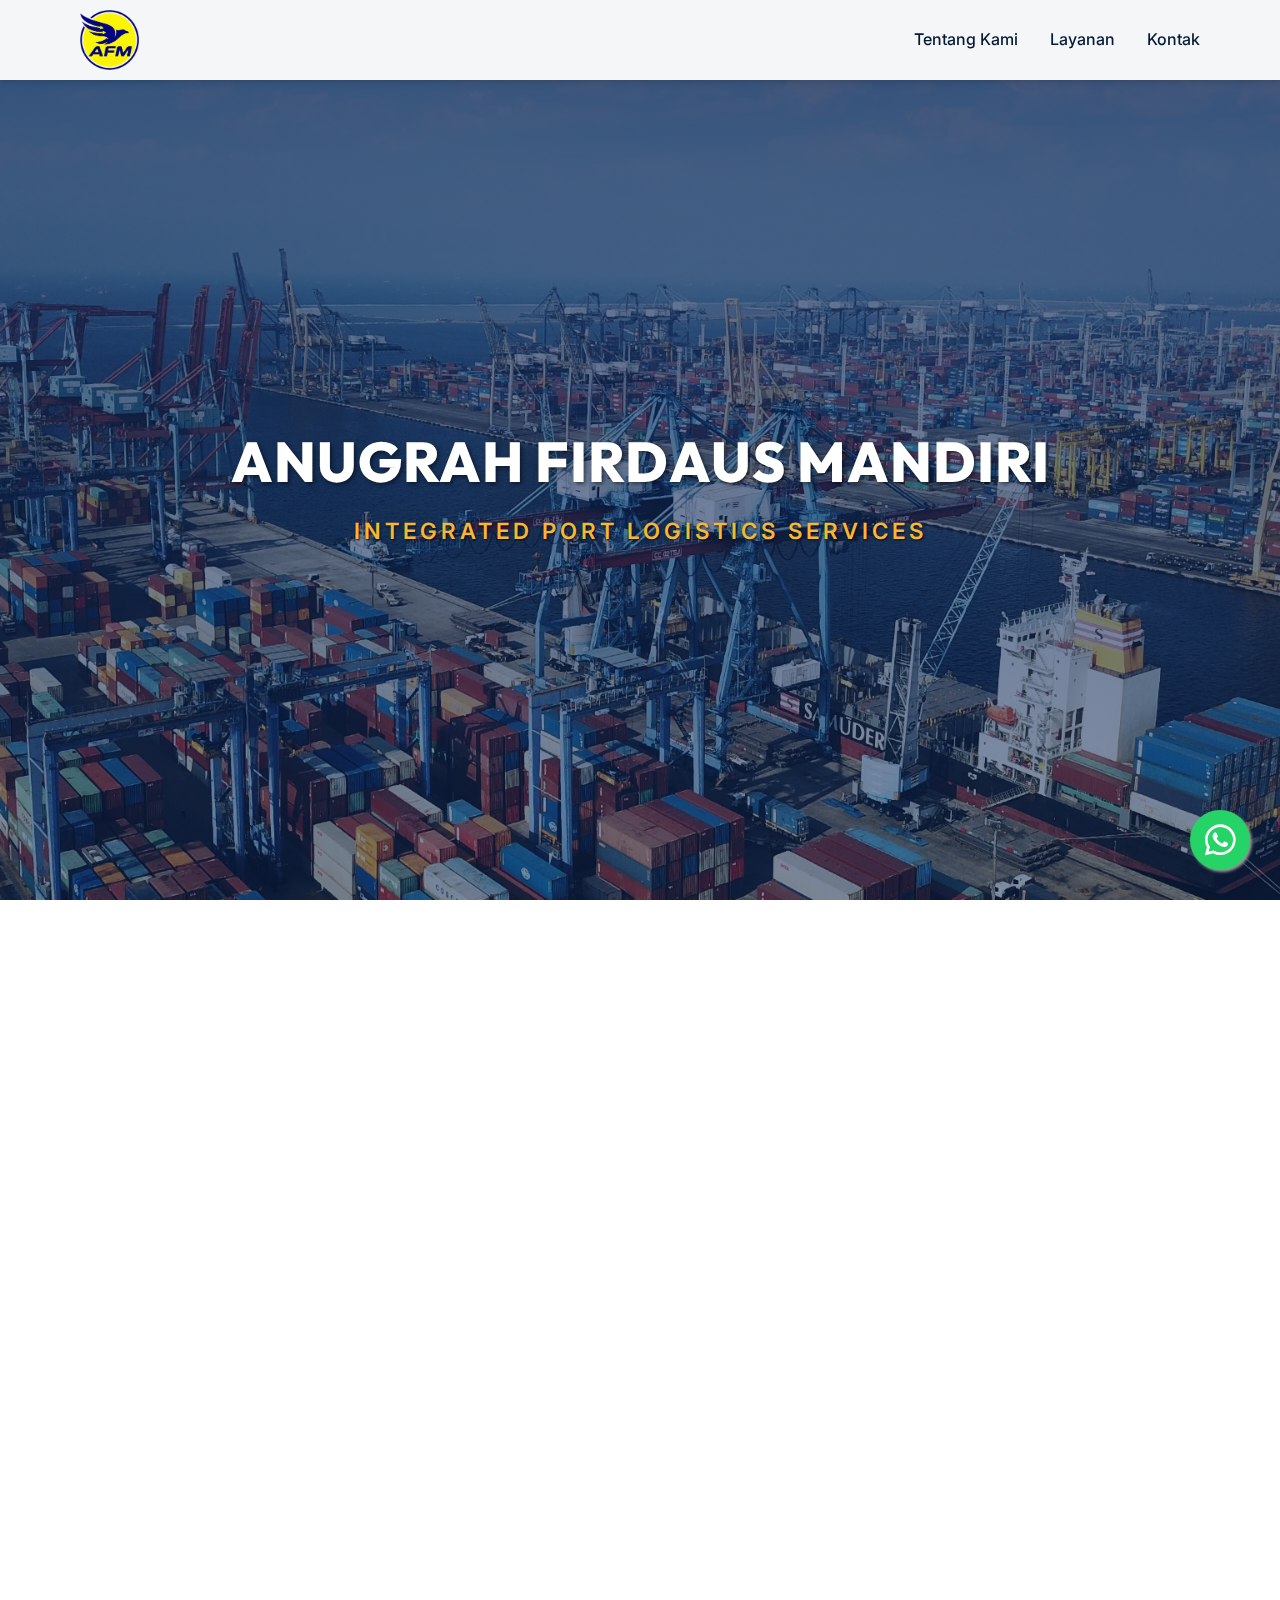
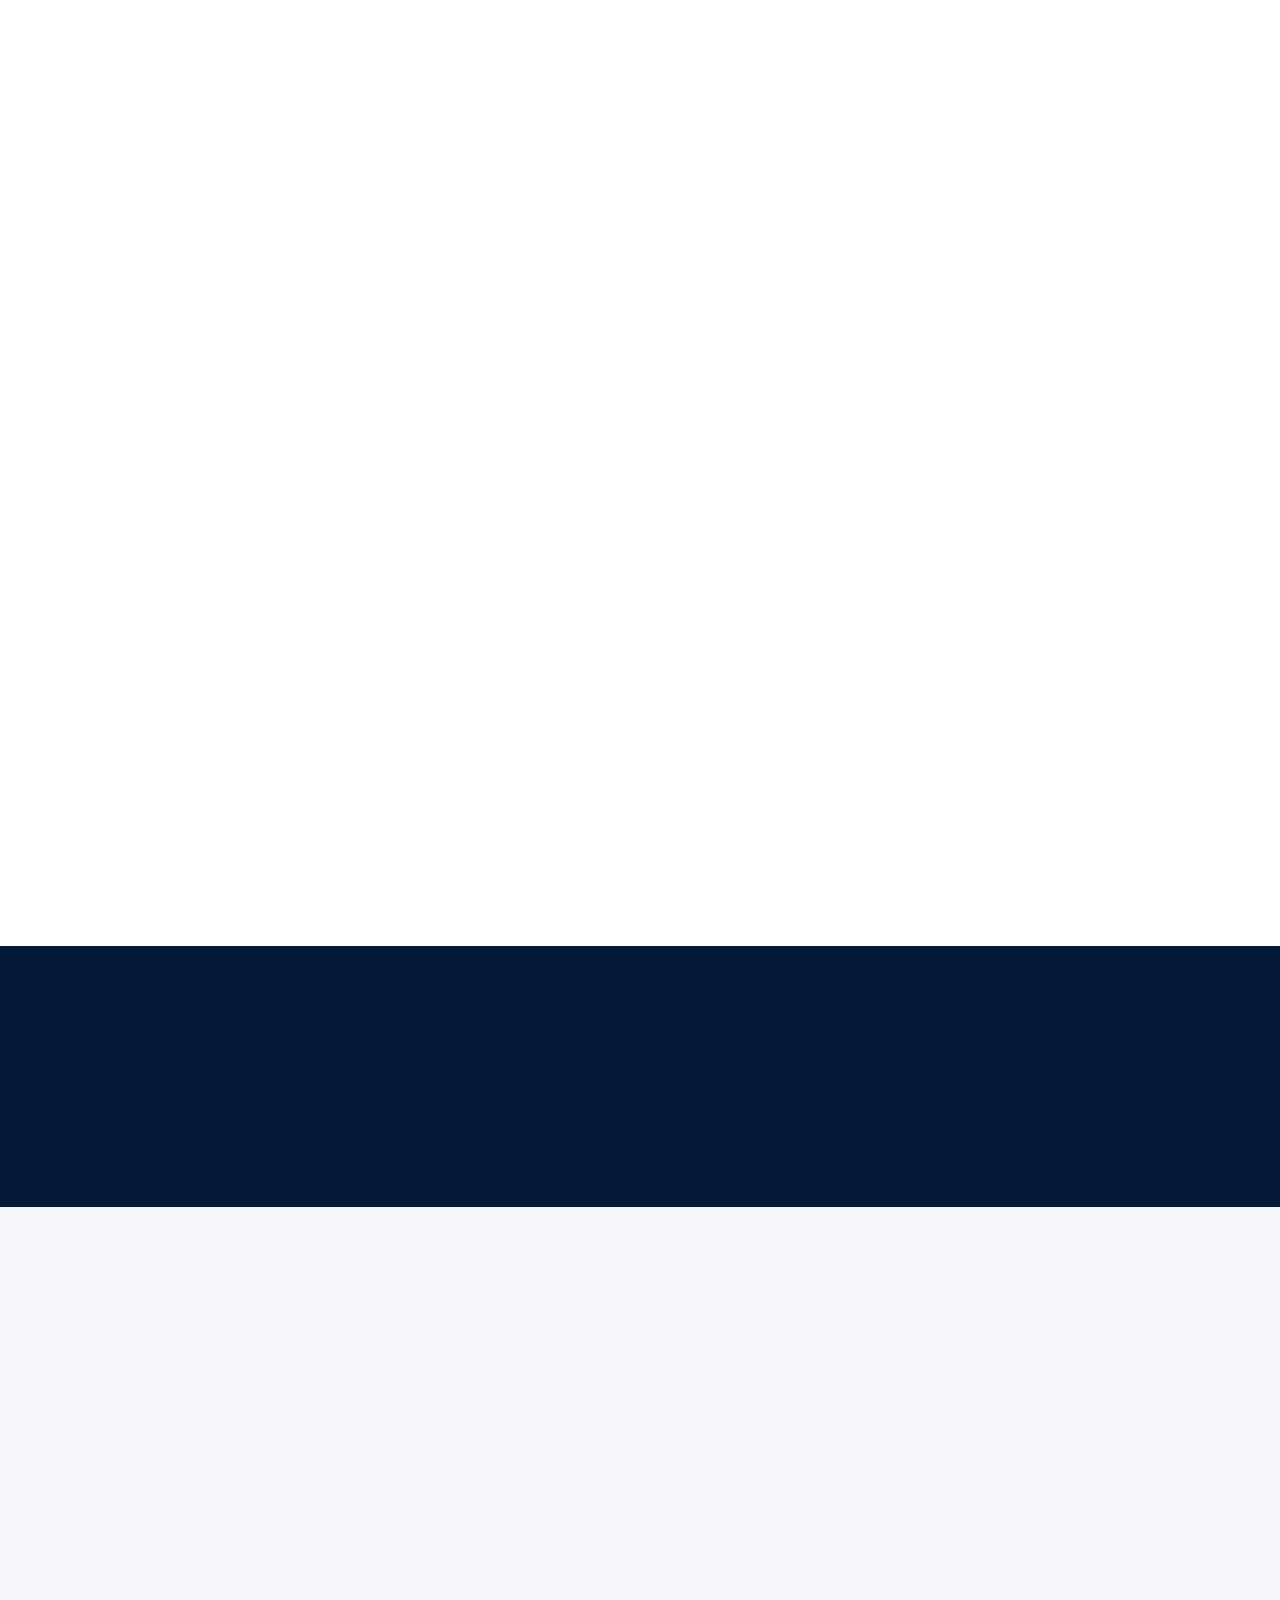
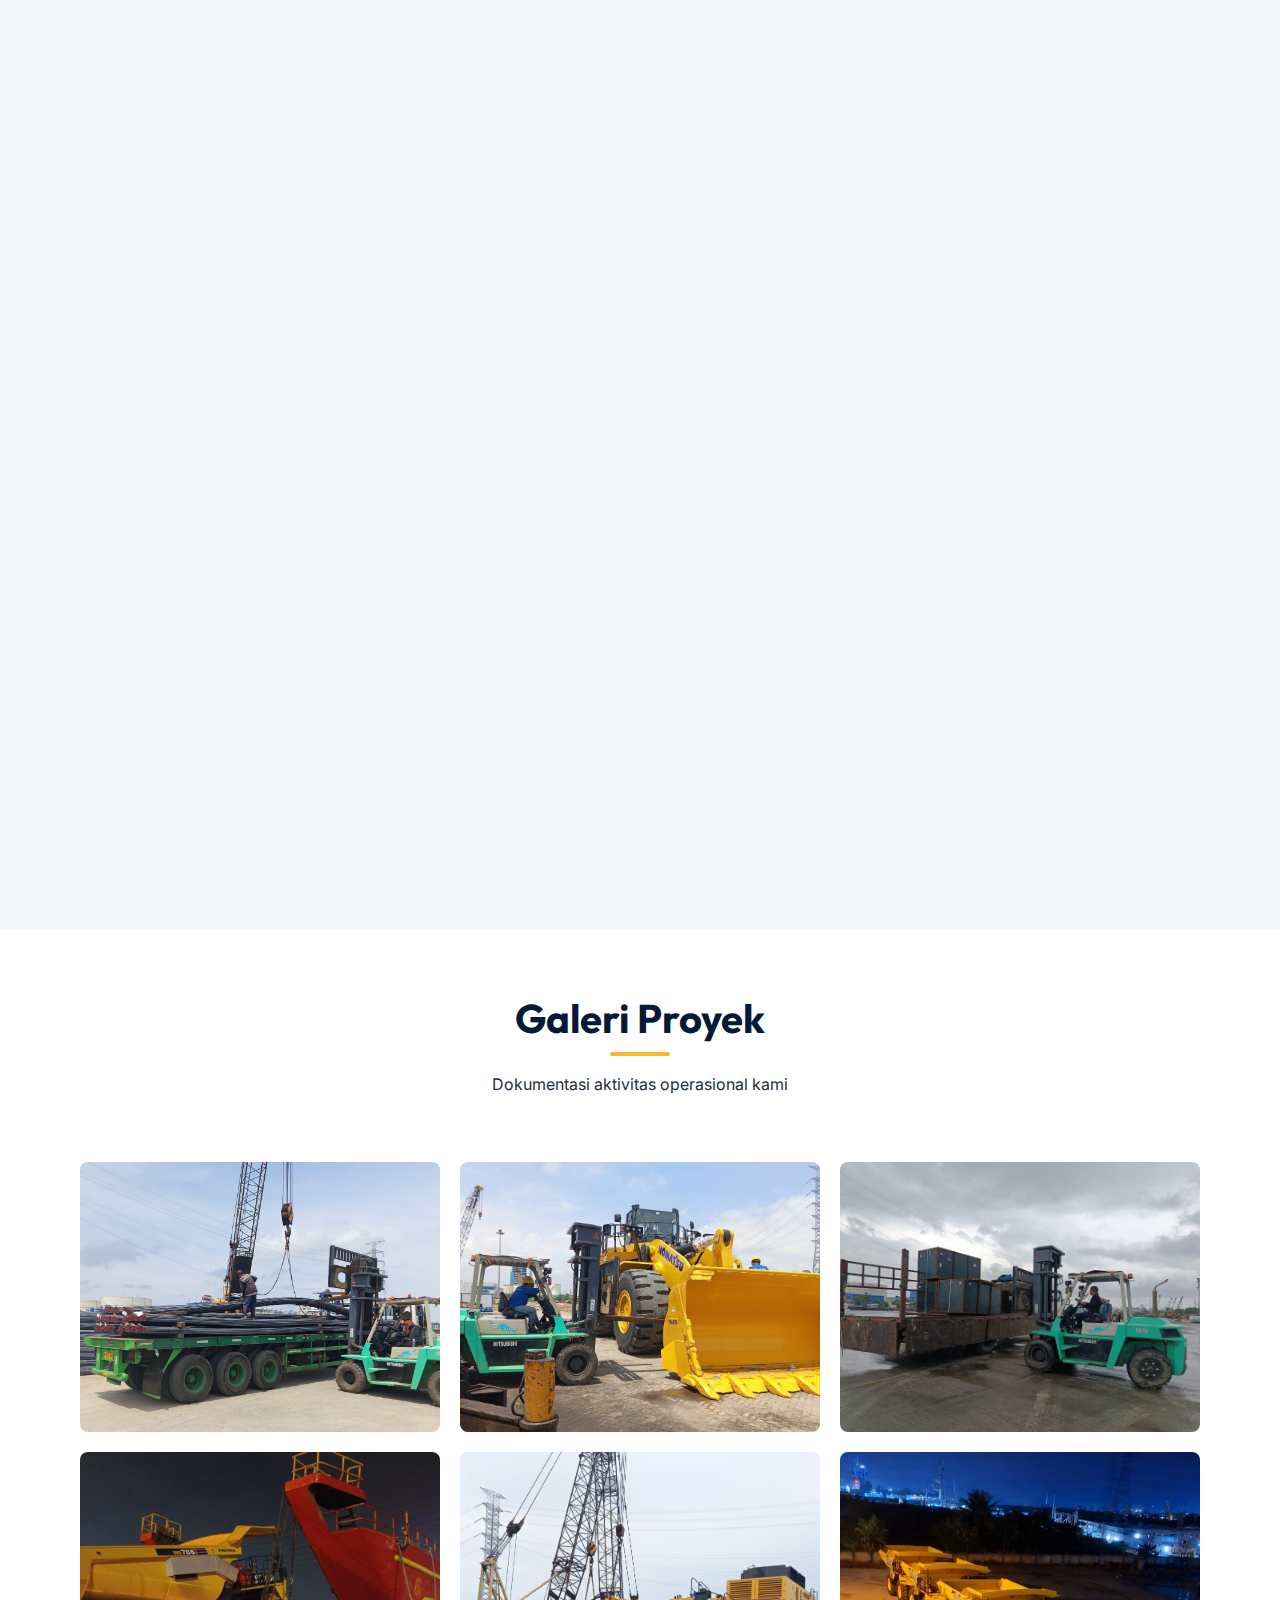
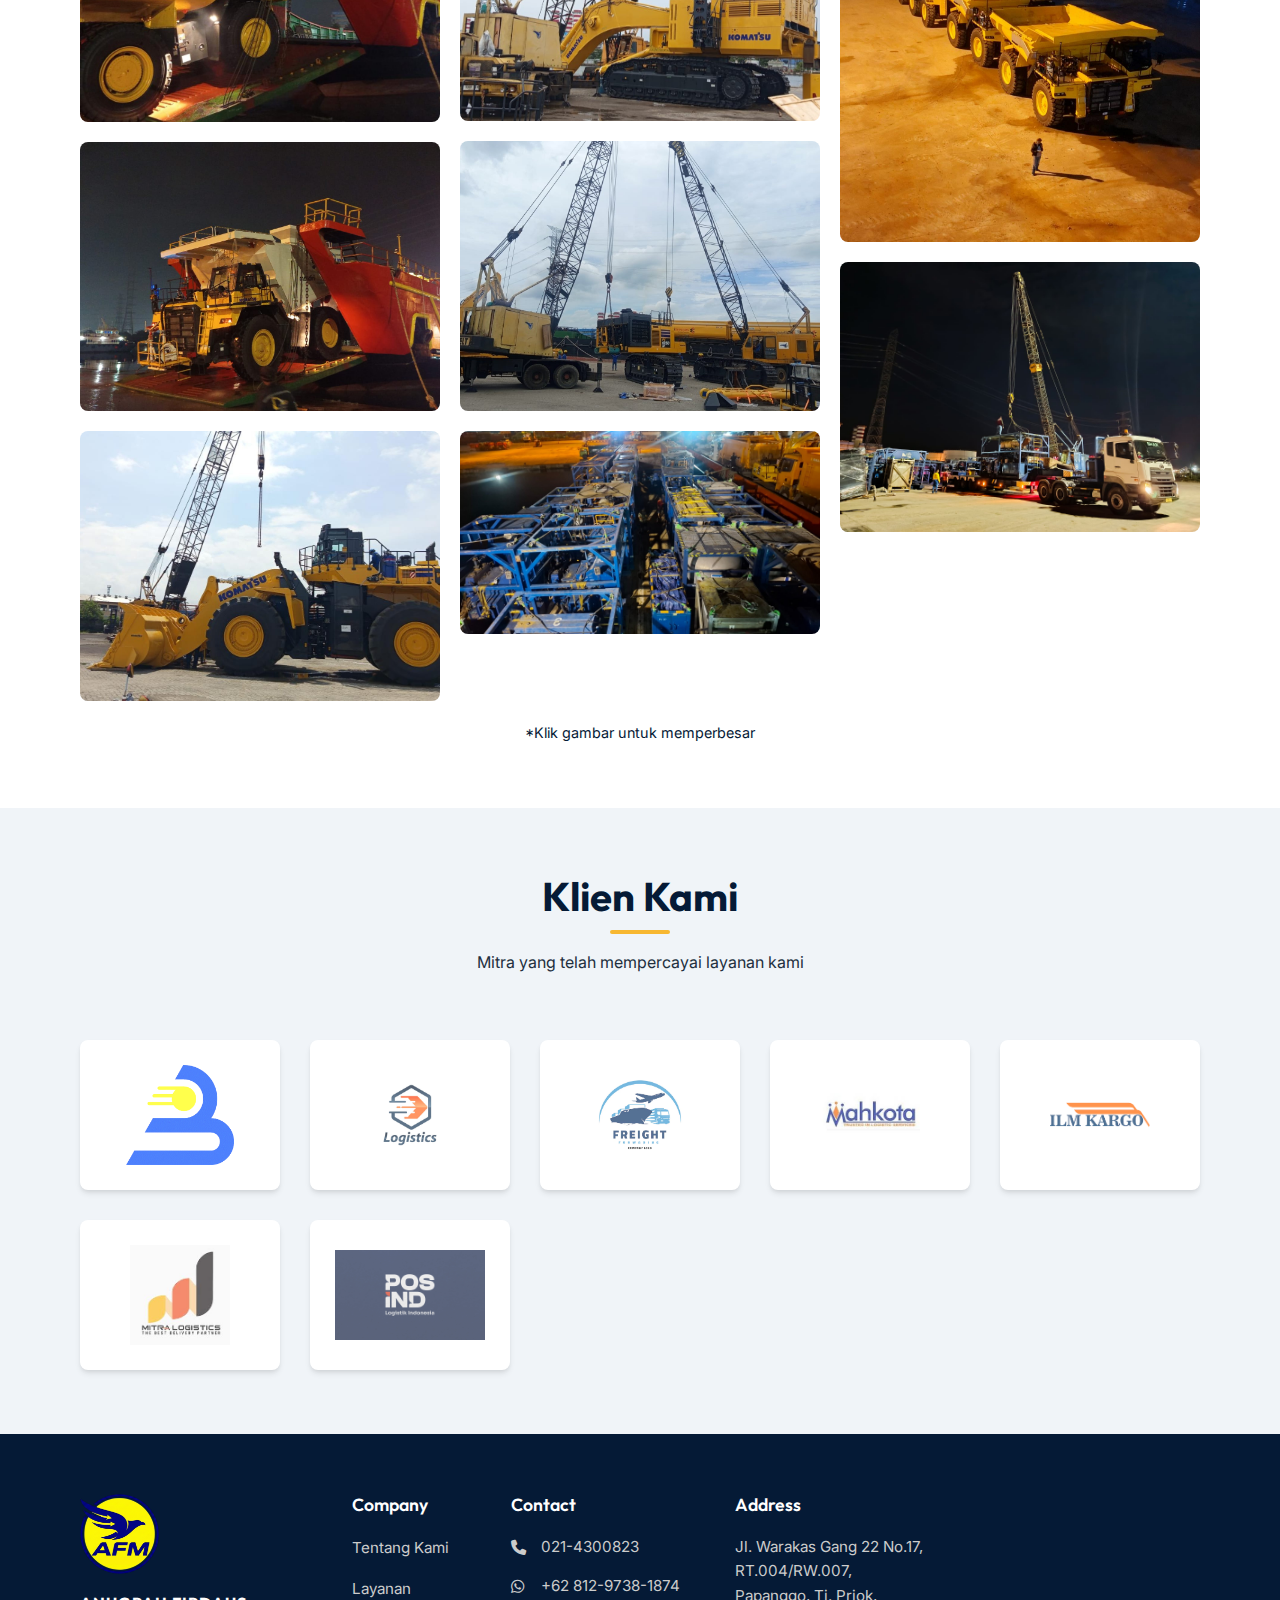
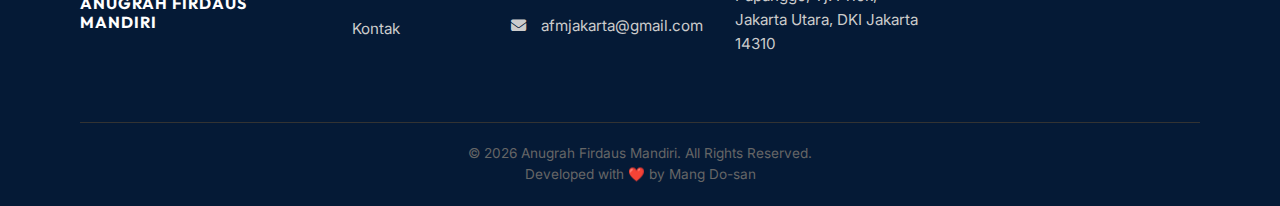
<file: index.html>
<!DOCTYPE html>
<html lang="id">

<head>
    <meta charset="UTF-8">
    <meta name="viewport" content="width=device-width, initial-scale=1.0">
    <title>Anugrah Firdaus Mandiri - Solusi Logistik Terpercaya</title>

    <meta name="description"
        content="Anugrah Firdaus Mandiri (AFM) - Penyedia jasa Stevedoring, Trucking, dan Storage terpercaya di Jakarta Utara.">

    <!-- Fonts -->
    <link rel="preconnect" href="https://fonts.googleapis.com">
    <link rel="preconnect" href="https://fonts.gstatic.com" crossorigin>
    <link
        href="https://fonts.googleapis.com/css2?family=Inter:wght@400;500;600&family=Outfit:wght@500;700;800&display=swap"
        rel="stylesheet">

    <!-- Icons -->
    <link rel="stylesheet" href="https://cdnjs.cloudflare.com/ajax/libs/font-awesome/6.4.0/css/all.min.css">

    <!-- CSS -->
    <link rel="stylesheet" href="assets/css/style.css">
    <link rel="icon" href="assets/images/LOGO-AFM.png" type="image/png">

    <style>
        /* Smooth Scrolling */
        html {
            scroll-behavior: smooth;
            scroll-padding-top: 80px;
            /* Offset for sticky header */
        }

        /* Gallery Styles specific to Landing Page */
        .gallery-grid {
            column-count: 3;
            column-gap: 20px;
        }

        .gallery-item {
            margin-bottom: 20px;
            break-inside: avoid;
            position: relative;
            cursor: pointer;
            overflow: hidden;
            border-radius: var(--border-radius-md);
        }

        .gallery-item img {
            width: 100%;
            height: auto;
            display: block;
            transition: transform 0.3s ease;
        }

        .gallery-item:hover img {
            transform: scale(1.05);
        }

        /* Contact specific overrides */
        .contact-card {
            background: white;
            padding: 30px;
            border-radius: var(--border-radius-md);
            box-shadow: var(--shadow-soft);
            height: 100%;
        }

        .form-control {
            width: 100%;
            padding: 12px;
            border: 1px solid #ddd;
            border-radius: var(--border-radius-sm);
            margin-bottom: 15px;
        }

        iframe {
            width: 100%;
            height: 400px;
            border: 0;
            border-radius: var(--border-radius-md);
            margin-top: 30px;
        }

        /* Lightbox */
        .lightbox {
            display: none;
            position: fixed;
            z-index: 2000;
            padding-top: 50px;
            left: 0;
            top: 0;
            width: 100%;
            height: 100%;
            overflow: auto;
            background-color: rgba(0, 0, 0, 0.9);
        }

        .lightbox-content {
            margin: auto;
            display: block;
            max-width: 90%;
            max-height: 85vh;
            border-radius: 5px;
        }

        .lightbox-close {
            position: absolute;
            top: 15px;
            right: 35px;
            color: #f1f1f1;
            font-size: 40px;
            font-weight: bold;
            cursor: pointer;
        }

        @media (max-width: 768px) {
            .gallery-grid {
                column-count: 2;
            }
        }

        @media (max-width: 480px) {
            .gallery-grid {
                column-count: 1;
            }
        }

        /* Client Logo Styles */
        .client-logo-container {
            display: flex;
            justify-content: center;
            align-items: center;
            padding: 20px;
            background: white;
            border-radius: var(--border-radius-md);
            box-shadow: var(--shadow-soft);
            height: 150px;
            width: 100%;
            transition: transform 0.3s ease;
        }

        .client-logo-container:hover {
            transform: translateY(-5px);
        }

        .client-logo {
            max-width: 100%;
            max-height: 100px;
            object-fit: contain;
            /* filter: grayscale(100%); REMOVED for color logos */
            transition: filter 0.3s ease;
        }

        .client-logo-container:hover .client-logo {
            filter: grayscale(0%);
        }
    </style>
</head>

<body id="home">

    <!-- Header -->
    <header class="header">
        <div class="container navbar">
            <div class="logo">
                <!-- Logo scrolls to top -->
                <a href="#home">
                    <!-- Increased logo height from default style -->
                    <img src="assets/images/LOGO-AFM.png" alt="Logo Anugrah Firdaus Mandiri" style="height: 60px;">
                </a>
            </div>
            <nav>
                <ul class="nav-links" id="navLinks">
                    <li><a href="about.html">Tentang Kami</a></li>
                    <li><a href="services.html">Layanan</a></li>
                    <li><a href="contact.html">Kontak</a></li>
                </ul>
            </nav>
            <div class="mobile-menu-btn" id="mobileMenuBtn">
                <i class="fas fa-bars"></i>
            </div>
        </div>
    </header>

    <!-- Hero Section -->
    <section class="hero">
        <div class="container hero-content fade-in-up">
            <!-- Updated Hero: Brand Name & Subtitle -->
            <h1>ANUGRAH FIRDAUS MANDIRI</h1>
            <span class="hero-subtitle">INTEGRATED PORT LOGISTICS SERVICES</span>
        </div>
    </section>

    <!-- WhatsApp Floating Button -->
    <a href="https://wa.me/6281297381874?text=Dear%20AFM%20Team%2C%0A%0ASaya%20tertarik%20untuk%20mengetahui%20lebih%20lanjut%20mengenai%20layanan%20port%20logistics%20(Stevedoring%2C%20Trucking%2C%20Storage%2C%20Assembly)%20yang%20Anda%20tawarkan.%0A%0AMohon%20informasinya.%0ATerima%20kasih."
        target="_blank" class="whatsapp-float">
        <i class="fab fa-whatsapp"></i>
    </a>

    <!-- Why Choose Us -->
    <section class="features">
        <div class="container">
            <div class="section-header fade-in-up">
                <h2>Our Service Commitment</h2>
                <p>Mendukung kelancaran bisnis Anda dengan integritas, efisiensi, dan standar global</p>
            </div>
            <div class="features-grid">
                <div class="feature-card tilt-hover fade-in-up stagger-1">
                    <div class="feature-icon"><i class="fas fa-ship"></i></div>
                    <h3>Operational Excellence</h3>
                    <p>Meminimalkan port stay melalui integrated cargo handling planning dan koordinasi operasional yang
                        presisi.</p>
                </div>
                <div class="feature-card tilt-hover fade-in-up stagger-2">
                    <div class="feature-icon"><i class="fas fa-hard-hat"></i></div>
                    <h3>Safety First — Zero Accident</h3>
                    <p>Menerapkan standar Keselamatan dan Kesehatan Kerja (K3) tertinggi sesuai regulasi DJPL dalam
                        setiap aktivitas port logistics.</p>
                </div>
                <div class="feature-card tilt-hover fade-in-up stagger-3">
                    <div class="feature-icon"><i class="fas fa-handshake"></i></div>
                    <h3>Trusted Partnership</h3>
                    <p>Building long-term partnership melalui transparansi, akuntabilitas, dan konsistensi layanan
                        supply chain yang terintegrasi.</p>
                </div>
                <div class="feature-card tilt-hover fade-in-up stagger-4">
                    <div class="feature-icon"><i class="fas fa-globe-asia"></i></div>
                    <h3>End-to-End Solutions</h3>
                    <p>Solusi logistik menyeluruh — dari vessel berthing, cargo handling, assembly, hingga inland
                        distribution ke seluruh Indonesia.</p>
                </div>
            </div>
        </div>
    </section>

    <!-- ABOUT SECTION (Merged) -->
    <section id="about" class="services-preview" style="background-color: var(--bg-light);">
        <div class="container">
            <div class="section-header fade-in-up">
                <h2>Tentang Kami</h2>
                <p>Mitra Strategis Logistik Pelabuhan</p>
            </div>

            <!-- Profile & Vision -->
            <div class="about-grid fade-in-up">
                <div class="about-image">
                    <img src="assets/images/image-1.jpeg" alt="AFM Team">
                </div>
                <div class="about-text">
                    <h3>Dedikasi Untuk Keunggulan</h3>
                    <p>Anugrah Firdaus Mandiri (AFM) hadir sebagai solusi komprehensif
                        untuk kebutuhan Stevedoring, Cargodoring, dan Delivery di pelabuhan. Kami memahami betapa
                        pentingnya ketepatan waktu dalam rantai pasok industri.</p>
                    <p>Didukung oleh tim manajemen yang solid dan tenaga kerja bongkar muat (TKBM) yang terampil, kami
                        menjamin kelancaran arus barang dari dermaga hingga ke gudang pemilik barang.</p>

                    <div class="btn-group">
                        <a href="about.html" class="btn btn-primary">Selengkapnya Tentang Kami</a>
                    </div>
                </div>
            </div>
        </div>
    </section>

    <!-- Stats -->
    <section class="stats">
        <div class="container stats-grid">
            <div class="stat-item fade-in-up stagger-1">
                <div class="stat-number">15+</div>
                <div class="stat-label">Years of Experience</div>
            </div>
            <div class="stat-item fade-in-up stagger-2">
                <div class="stat-number">500+</div>
                <div class="stat-label">Annual Ships Handled</div>
            </div>
            <div class="stat-item fade-in-up stagger-3">
                <div class="stat-number">2M+</div>
                <div class="stat-label">Annual Cargo Handled (Tons)</div>
            </div>
            <div class="stat-item fade-in-up stagger-4">
                <div class="stat-number">5000+</div>
                <div class="stat-label">Heavy Equipment Handled (Units/Year)</div>
            </div>
        </div>
    </section>

    <!-- SERVICES SECTION (Merged) -->
    <section id="services" class="services-preview" style="background-color: var(--bg-off-white);">
        <div class="container">
            <div class="section-header fade-in-up">
                <h2>Our Services</h2>
                <p>Comprehensive port logistics solutions — from vessel to final destination</p>
            </div>

            <div class="features-grid">
                <!-- Stevedoring -->
                <div class="service-card tilt-hover fade-in-up stagger-1">
                    <img src="assets/images/image-7.jpeg" alt="Stevedoring - Port Cargo Handling Indonesia"
                        class="service-card-img">
                    <div class="service-content">
                        <h3><i class="fas fa-ship"
                                style="color:var(--secondary-color); margin-right:10px;"></i>Stevedoring</h3>
                        <p>Layanan bongkar muat kapal profesional — curah kering/cair, breakbulk, dan general cargo —
                            dengan peralatan modern dan certified crew.</p>
                        <ul style="margin-top: 15px; list-style: none; font-size: 0.9rem; color: #666;">
                            <li><i class="fas fa-check-circle" style="color: green; margin-right: 5px;"></i>Direct
                                Berthing & Fast Port Turnaround</li>
                            <li><i class="fas fa-check-circle" style="color: green; margin-right: 5px;"></i>HSE
                                Compliance & Zero Accident Policy</li>
                        </ul>
                    </div>
                </div>

                <!-- Trucking -->
                <div class="service-card tilt-hover fade-in-up stagger-2">
                    <img src="assets/images/image-1.jpeg" alt="Trucking - Inland Distribution Logistics"
                        class="service-card-img">
                    <div class="service-content">
                        <h3><i class="fas fa-truck-moving"
                                style="color:var(--secondary-color); margin-right:10px;"></i>Trucking</h3>
                        <p>Armada transportasi darat yang handal untuk last mile delivery — dari pelabuhan langsung ke
                            warehouse atau pabrik tujuan.</p>
                        <ul style="margin-top: 15px; list-style: none; font-size: 0.9rem; color: #666;">
                            <li><i class="fas fa-check-circle" style="color: green; margin-right: 5px;"></i>Armada Dump
                                Truck & Trailer Prima</li>
                            <li><i class="fas fa-check-circle" style="color: green; margin-right: 5px;"></i>Real-Time
                                GPS Tracking</li>
                        </ul>
                    </div>
                </div>

                <!-- Storage -->
                <div class="service-card tilt-hover fade-in-up stagger-3">
                    <img src="assets/images/image-8.jpeg" alt="Storage - Warehouse & Open Yard Logistics"
                        class="service-card-img">
                    <div class="service-content">
                        <h3><i class="fas fa-warehouse"
                                style="color:var(--secondary-color); margin-right:10px;"></i>Storage</h3>
                        <p>Fasilitas pergudangan dan open yard strategis di area pelabuhan — aman, tertata, dan ideal
                            untuk cargo transit maupun long-term storage.</p>
                        <ul style="margin-top: 15px; list-style: none; font-size: 0.9rem; color: #666;">
                            <li><i class="fas fa-check-circle" style="color: green; margin-right: 5px;"></i>24/7
                                Security Surveillance</li>
                            <li><i class="fas fa-check-circle" style="color: green; margin-right: 5px;"></i>Systematic
                                Inventory Management</li>
                        </ul>
                    </div>
                </div>

                <!-- Assembly -->
                <div class="service-card tilt-hover fade-in-up stagger-4">
                    <img src="assets/images/image-4.jpeg" alt="Assembly - Heavy Equipment Kitting & Pre-Assembly"
                        class="service-card-img">
                    <div class="service-content">
                        <h3><i class="fas fa-gears"
                                style="color:var(--secondary-color); margin-right:10px;"></i>Assembly</h3>
                        <p>Layanan perakitan komponen (pre-assembly) dan kitting di area pelabuhan untuk heavy
                            equipment, industrial machinery, dan project cargo.</p>
                        <ul style="margin-top: 15px; list-style: none; font-size: 0.9rem; color: #666;">
                            <li><i class="fas fa-check-circle" style="color: green; margin-right: 5px;"></i>Certified
                                Technician Team</li>
                            <li><i class="fas fa-check-circle" style="color: green; margin-right: 5px;"></i>Quality
                                Assurance & Commissioning</li>
                        </ul>
                    </div>
                </div>
            </div>
        </div>
    </section>

    <!-- PROJECTS/GALLERY SECTION -->
    <section id="projects" class="features" style="background-color: var(--bg-light);">
        <div class="container">
            <div class="section-header">
                <h2>Galeri Proyek</h2>
                <p>Dokumentasi aktivitas operasional kami</p>
            </div>

            <div class="gallery-grid">
                <div class="gallery-item"><img src="assets/images/image-1.jpeg" alt="Project"
                        onclick="openLightbox(this)"></div>
                <div class="gallery-item"><img src="assets/images/image-2.jpeg" alt="Project"
                        onclick="openLightbox(this)"></div>
                <div class="gallery-item"><img src="assets/images/image-3.jpeg" alt="Project"
                        onclick="openLightbox(this)"></div>
                <div class="gallery-item"><img src="assets/images/image-4.jpeg" alt="Project"
                        onclick="openLightbox(this)"></div>
                <div class="gallery-item"><img src="assets/images/image-5.jpeg" alt="Project"
                        onclick="openLightbox(this)"></div>
                <div class="gallery-item"><img src="assets/images/image-6.jpeg" alt="Project"
                        onclick="openLightbox(this)"></div>
                <div class="gallery-item"><img src="assets/images/image-7.jpeg" alt="Project"
                        onclick="openLightbox(this)"></div>
                <div class="gallery-item"><img src="assets/images/image-8.jpeg" alt="Project"
                        onclick="openLightbox(this)"></div>
                <div class="gallery-item"><img src="assets/images/image-9.jpeg" alt="Project"
                        onclick="openLightbox(this)"></div>
                <div class="gallery-item"><img src="assets/images/image-10.jpeg" alt="Project"
                        onclick="openLightbox(this)"></div>
                <div class="gallery-item"><img src="assets/images/image-11.jpeg" alt="Project"
                        onclick="openLightbox(this)"></div>
            </div>
            <div class="text-center" style="margin-top: 20px;">
                <p class="text-primary" style="font-size: 0.9rem;">*Klik gambar untuk memperbesar</p>
            </div>
        </div>
    </section>

    <!-- CLIENTS SECTION -->
    <section id="clients" class="features" style="background-color: #f0f4f8;">
        <div class="container">
            <div class="section-header">
                <h2>Klien Kami</h2>
                <p>Mitra yang telah mempercayai layanan kami</p>
            </div>

            <div class="features-grid client-grid">
                <!-- Klien 1 -->
                <div class="client-logo-container">
                    <img src="assets/images/LOGO-KLIEN-1.png" alt="Klien 1" class="client-logo">
                </div>
                <!-- Klien 2 -->
                <div class="client-logo-container">
                    <img src="assets/images/LOGO-KLIEN-2.jpg" alt="Klien 2" class="client-logo">
                </div>
                <!-- Klien 3 -->
                <div class="client-logo-container">
                    <img src="assets/images/LOGO-KLIEN-3.jpg" alt="Klien 3" class="client-logo">
                </div>
                <!-- Klien 4 -->
                <div class="client-logo-container">
                    <img src="assets/images/LOGO-KLIEN-4.jpg" alt="Klien 4" class="client-logo">
                </div>
                <!-- Klien 5 -->
                <div class="client-logo-container">
                    <img src="assets/images/LOGO-KLIEN-5.png" alt="Klien 5" class="client-logo">
                </div>
                <!-- Klien 6 -->
                <div class="client-logo-container">
                    <img src="assets/images/LOGO-KLIEN-6.jpg" alt="Klien 6" class="client-logo">
                </div>
                <!-- Klien 7 -->
                <div class="client-logo-container">
                    <img src="assets/images/LOGO-KLIEN-7.jpg" alt="Klien 7" class="client-logo">
                </div>
            </div>
        </div>
    </section>

    <!-- Footer -->
    <footer>
        <div class="container">
            <div class="footer-grid">
                <!-- Col 1: Logo & Name -->
                <div class="footer-col logo-col">
                    <img src="assets/images/LOGO-AFM.png" alt="AFM Logo" style="height: 80px; margin-bottom: 20px;">
                    <h3>ANUGRAH FIRDAUS MANDIRI</h3>
                </div>

                <!-- Col 2: Company -->
                <div class="footer-col">
                    <h4>Company</h4>
                    <ul>
                        <li><a href="about.html">Tentang Kami</a></li>
                        <li><a href="services.html">Layanan</a></li>
                        <li><a href="contact.html">Kontak</a></li>
                    </ul>
                </div>

                <!-- Col 3: Contact -->
                <div class="footer-col">
                    <h4>Contact</h4>
                    <div class="contact-row">
                        <i class="fas fa-phone"></i>
                        <span>021-4300823</span>
                    </div>
                    <div class="contact-row">
                        <i class="fab fa-whatsapp"></i>
                        <span>+62 812-9738-1874</span>
                    </div>
                    <div class="contact-row">
                        <i class="fas fa-envelope"></i>
                        <span>afmjakarta@gmail.com</span>
                    </div>
                </div>

                <!-- Col 4: Address -->
                <div class="footer-col">
                    <h4>Address</h4>
                    <p>Jl. Warakas Gang 22 No.17, RT.004/RW.007, Papanggo, Tj. Priok, Jakarta Utara, DKI Jakarta 14310
                    </p>
                </div>

                <!-- Col 5: Map -->
                <div class="footer-col footer-map">
                    <iframe
                        src="https://www.google.com/maps/embed?pb=!1m18!1m12!1m3!1d3966.9837563068666!2d106.87977797498966!3d-6.132924993853879!2m3!1f0!2f0!3f0!3m2!1i1024!2i768!4f13.1!3m3!1m2!1s0x2e69f56475654929%3A0xc39110756715456!2sJl.%20Warakas%20G%20Gg.%2022%20No.17%2C%20RT.4%2FRW.7%2C%20Papanggo%2C%20Kec.%20Zj.%20Priok%2C%20Jkt%20Utara%2C%20Daerah%20Khusus%20Ibukota%20Jakarta%2014340!5e0!3m2!1sen!2sid!4v1705646000000!5m2!1sen!2sid"
                        allowfullscreen="" loading="lazy" referrerpolicy="no-referrer-when-downgrade"></iframe>
                </div>
            </div>
            <div class="copyright">
                <p>&copy; 2026 Anugrah Firdaus Mandiri. All Rights Reserved.<br>Developed with ❤️ by Mang Do-san</p>
            </div>
        </div>
    </footer>

    <!-- Lightbox Modal -->
    <div id="lightboxModal" class="lightbox">
        <span class="lightbox-close" onclick="closeLightbox()">&times;</span>
        <img class="lightbox-content" id="lightboxImg">
    </div>

    <!-- Scripts -->
    <script src="assets/js/main.js"></script>
    <script>
        // Lightbox Script for Landing Page
        const modal = document.getElementById("lightboxModal");
        const modalImg = document.getElementById("lightboxImg");

        function openLightbox(img) {
            modal.style.display = "block";
            modalImg.src = img.src;
        }

        function closeLightbox() {
            modal.style.display = "none";
        }

        modal.onclick = function (event) {
            if (event.target == modal) {
                closeLightbox();
            }
        }
    </script>
</body>

</html>
</file>
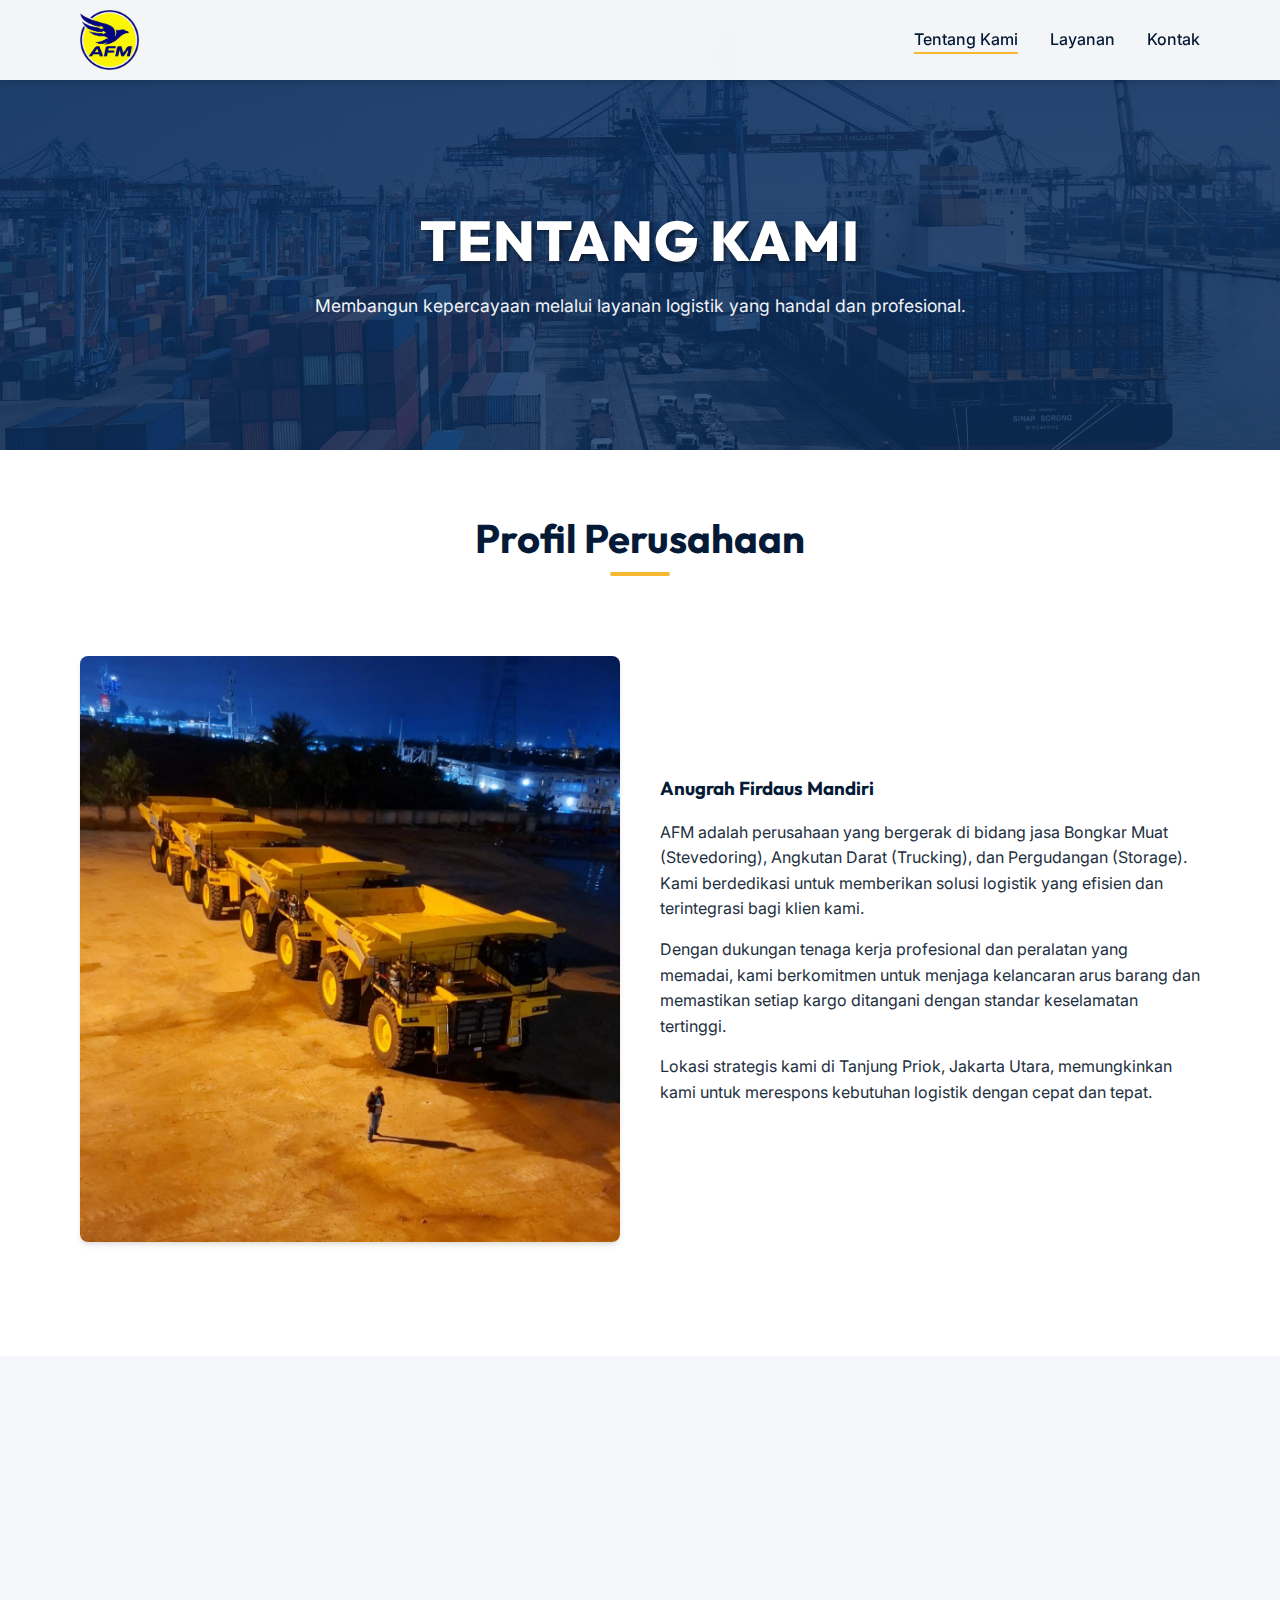
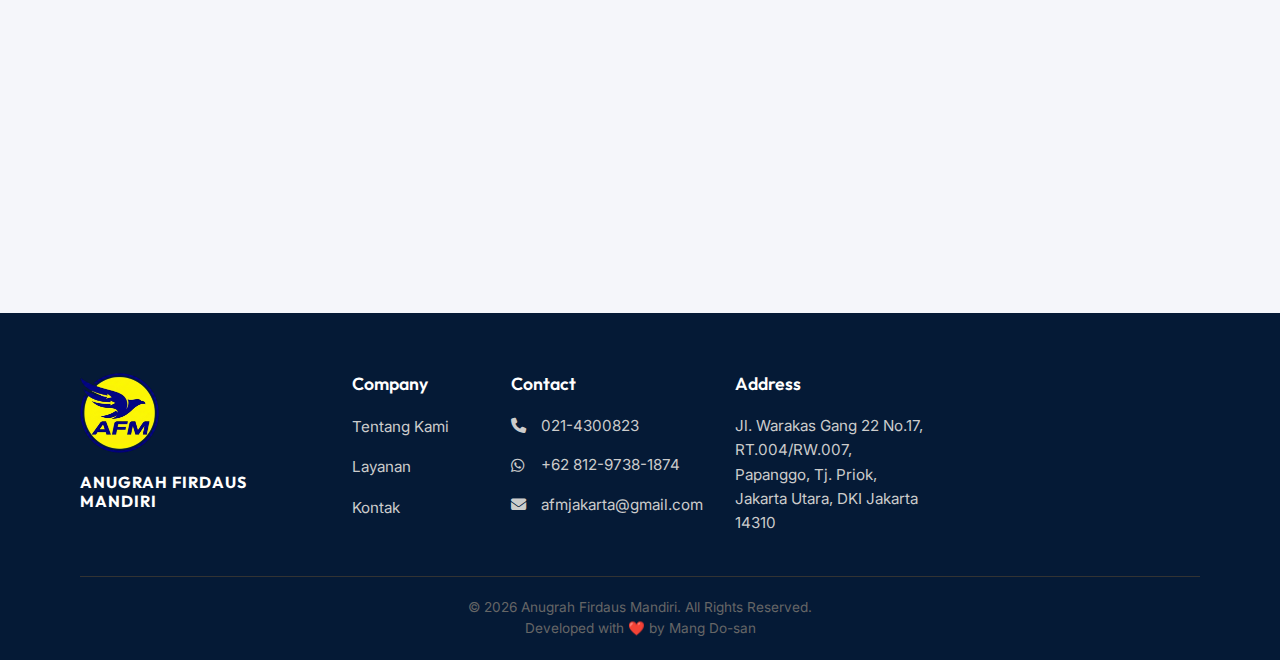
<file: about.html>
<!DOCTYPE html>
<html lang="id">

<head>
    <meta charset="UTF-8">
    <meta name="viewport" content="width=device-width, initial-scale=1.0">
    <title>Tentang Kami - Anugrah Firdaus Mandiri</title>
    <meta name="description"
        content="Tentang Anugrah Firdaus Mandiri (AFM) - Perusahaan logistik yang mengutamakan integritas dan kualitas layanan.">

    <link rel="preconnect" href="https://fonts.googleapis.com">
    <link rel="preconnect" href="https://fonts.gstatic.com" crossorigin>
    <link
        href="https://fonts.googleapis.com/css2?family=Inter:wght@400;500;600&family=Outfit:wght@500;700;800&display=swap"
        rel="stylesheet">
    <link rel="stylesheet" href="https://cdnjs.cloudflare.com/ajax/libs/font-awesome/6.4.0/css/all.min.css">
    <link rel="stylesheet" href="assets/css/style.css">
    <link rel="icon" href="assets/images/LOGO-AFM.png" type="image/png">
</head>

<body>

    <header class="header">
        <div class="container navbar">
            <div class="logo">
                <a href="index.html">
                    <img src="assets/images/LOGO-AFM.png" alt="Logo Anugrah Firdaus Mandiri">
                </a>
            </div>
            <nav>
                <ul class="nav-links" id="navLinks">
                    <li><a href="about.html" class="active">Tentang Kami</a></li>
                    <li><a href="services.html">Layanan</a></li>
                    <li><a href="contact.html">Kontak</a></li>
                </ul>
            </nav>
            <div class="mobile-menu-btn" id="mobileMenuBtn">
                <i class="fas fa-bars"></i>
            </div>
        </div>
    </header>

    <!-- Page Header -->
    <section class="hero"
        style="height: 50vh; background: linear-gradient(rgba(10, 46, 92, 0.9), rgba(10, 46, 92, 0.8)), url('assets/images/HERO-IMAGE2.webp'); background-size: cover; background-position: center;">
        <div class="container hero-content fade-in-up">
            <h1>Tentang Kami</h1>
            <p>Membangun kepercayaan melalui layanan logistik yang handal dan profesional.</p>
        </div>
    </section>

    <!-- Content -->
    <section class="features">
        <div class="container">
            <div class="section-header">
                <h2>Profil Perusahaan</h2>
            </div>
            <div class="about-grid">
                <div class="about-image">
                    <img src="assets/images/image-10.jpeg" alt="AFM Team">
                </div>
                <div class="about-text">
                    <h3>Anugrah Firdaus Mandiri</h3>
                    <p>AFM adalah perusahaan yang bergerak di bidang jasa Bongkar Muat
                        (Stevedoring), Angkutan Darat (Trucking), dan Pergudangan (Storage). Kami berdedikasi untuk
                        memberikan solusi logistik yang efisien dan terintegrasi bagi klien kami.</p>
                    <p>Dengan dukungan tenaga kerja profesional dan peralatan yang memadai,
                        kami berkomitmen untuk menjaga kelancaran arus barang dan memastikan setiap kargo ditangani
                        dengan standar keselamatan tertinggi.</p>
                    <p>Lokasi strategis kami di Tanjung Priok, Jakarta Utara, memungkinkan kami untuk merespons
                        kebutuhan logistik dengan cepat dan tepat.</p>
                </div>
            </div>
        </div>
    </section>

    <!-- Vision Mission -->
    <section class="services-preview">
        <div class="container">
            <div class="features-grid">
                <div class="feature-card fade-in-up" style="text-align: left;">
                    <div class="feature-icon"><i class="fas fa-eye"></i></div>
                    <h3>Visi Perusahaan</h3>
                    <p>Menjadi perusahaan bongkar muat dan logistik terkemuka di Indonesia yang mengutamakan
                        keselamatan, kecepatan, dan kepuasan pelanggan.</p>
                </div>
                <div class="feature-card fade-in-up" style="text-align: left;">
                    <div class="feature-icon"><i class="fas fa-bullseye"></i></div>
                    <h3>Misi Kami</h3>
                    <ul style="list-style: none; padding-left: 0; color: #555;">
                        <li style="margin-bottom: 10px;"><i class="fas fa-check"
                                style="color: var(--secondary-color); margin-right: 10px;"></i>Memberikan layanan
                            stevedoring dan trucking yang cepat dan aman.</li>
                        <li style="margin-bottom: 10px;"><i class="fas fa-check"
                                style="color: var(--secondary-color); margin-right: 10px;"></i>Menerapkan standar K3
                            (Keselamatan dan Kesehatan Kerja) yang ketat (Zero Accident).</li>
                        <li style="margin-bottom: 10px;"><i class="fas fa-check"
                                style="color: var(--secondary-color); margin-right: 10px;"></i>Membangun hubungan
                            kemitraan jangka panjang yang saling menguntungkan.</li>
                    </ul>
                </div>
            </div>
        </div>
    </section>

    <!-- Footer -->
    <footer>
        <div class="container">
            <div class="footer-grid">
                <!-- Col 1: Logo & Name -->
                <div class="footer-col logo-col">
                    <img src="assets/images/LOGO-AFM.png" alt="AFM Logo" style="height: 80px; margin-bottom: 20px;">
                    <h3>ANUGRAH FIRDAUS MANDIRI</h3>
                </div>

                <!-- Col 2: Company -->
                <div class="footer-col">
                    <h4>Company</h4>
                    <ul>
                        <li><a href="about.html">Tentang Kami</a></li>
                        <li><a href="services.html">Layanan</a></li>
                        <li><a href="contact.html">Kontak</a></li>
                    </ul>
                </div>

                <!-- Col 3: Contact -->
                <div class="footer-col">
                    <h4>Contact</h4>
                    <div class="contact-row">
                        <i class="fas fa-phone"></i>
                        <span>021-4300823</span>
                    </div>
                    <div class="contact-row">
                        <i class="fab fa-whatsapp"></i>
                        <span>+62 812-9738-1874</span>
                    </div>
                    <div class="contact-row">
                        <i class="fas fa-envelope"></i>
                        <span>afmjakarta@gmail.com</span>
                    </div>
                </div>

                <!-- Col 4: Address -->
                <div class="footer-col">
                    <h4>Address</h4>
                    <p>Jl. Warakas Gang 22 No.17, RT.004/RW.007, Papanggo, Tj. Priok, Jakarta Utara, DKI Jakarta 14310
                    </p>
                </div>

                <!-- Col 5: Map -->
                <div class="footer-col footer-map">
                    <iframe
                        src="https://www.google.com/maps/embed?pb=!1m18!1m12!1m3!1d3966.9837563068666!2d106.87977797498966!3d-6.132924993853879!2m3!1f0!2f0!3f0!3m2!1i1024!2i768!4f13.1!3m3!1m2!1s0x2e69f56475654929%3A0xc39110756715456!2sJl.%20Warakas%20G%20Gg.%2022%20No.17%2C%20RT.4%2FRW.7%2C%20Papanggo%2C%20Kec.%20Zj.%20Priok%2C%20Jkt%20Utara%2C%20Daerah%20Khusus%20Ibukota%20Jakarta%2014340!5e0!3m2!1sen!2sid!4v1705646000000!5m2!1sen!2sid"
                        allowfullscreen="" loading="lazy" referrerpolicy="no-referrer-when-downgrade"></iframe>
                </div>
            </div>
            <div class="copyright">
                <p>&copy; 2026 Anugrah Firdaus Mandiri. All Rights Reserved.<br>Developed with ❤️ by Mang Do-san</p>
            </div>
        </div>
    </footer>

    <script src="assets/js/main.js"></script>
</body>

</html>
</file>
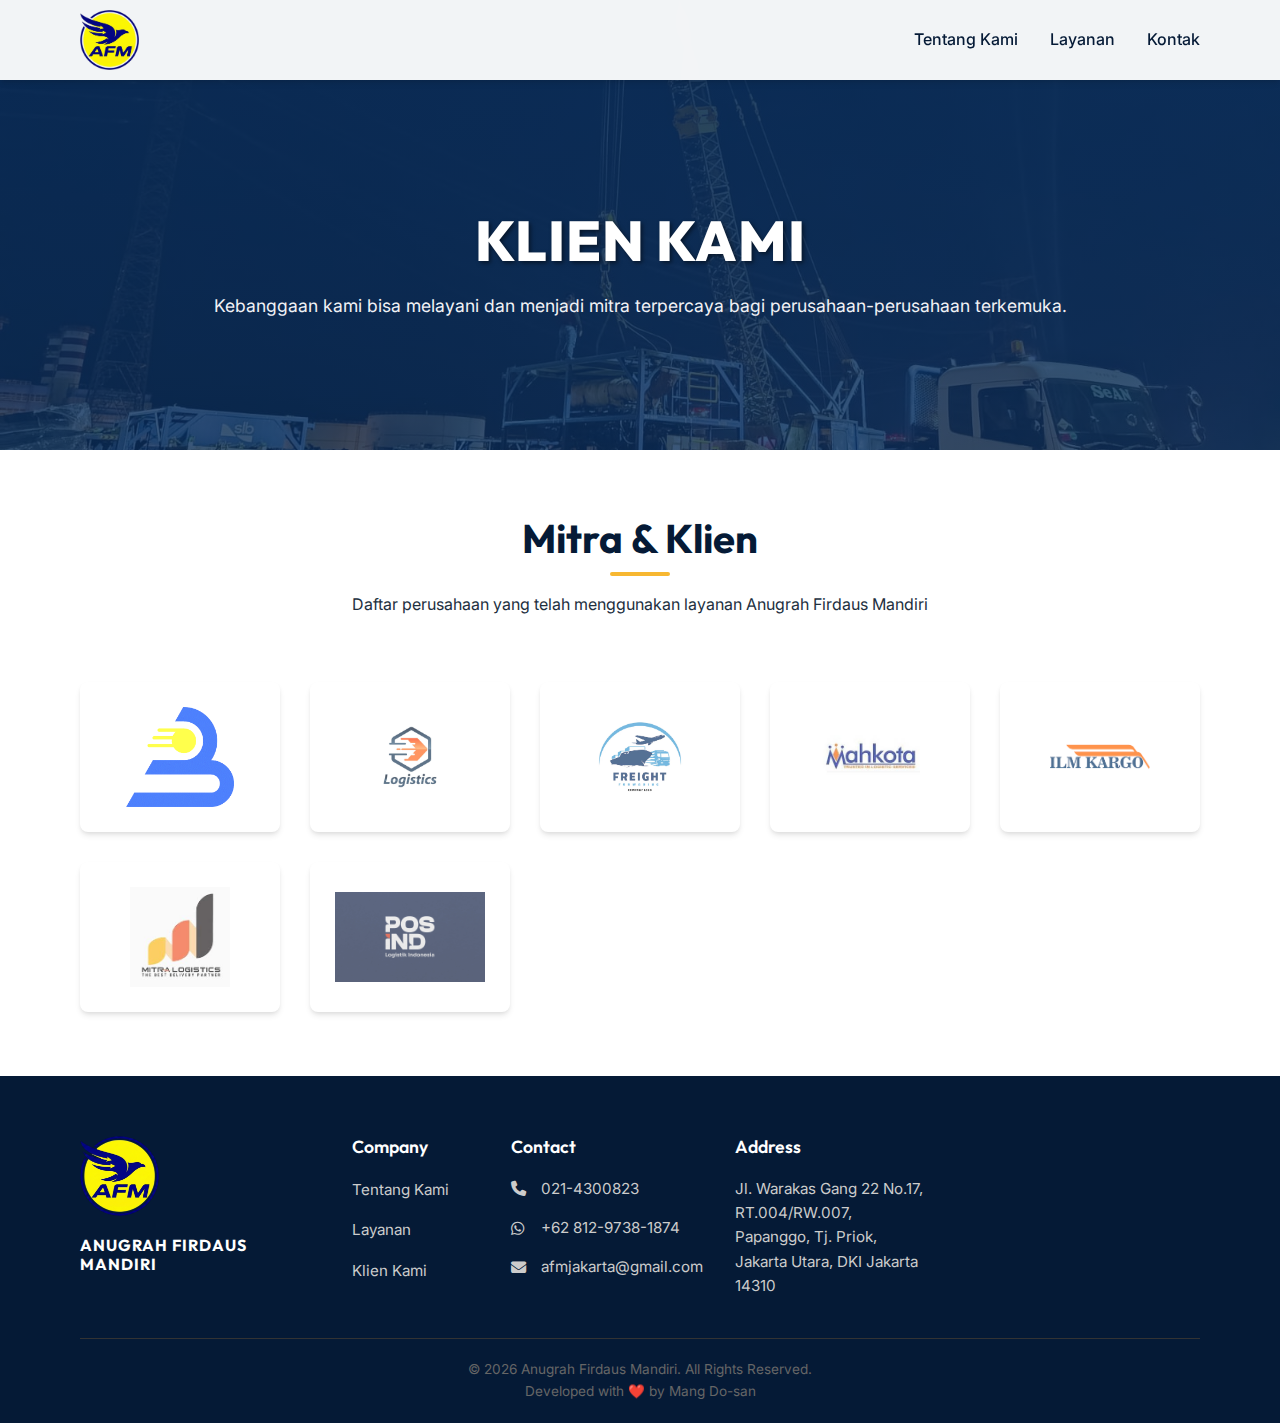
<file: clients.html>
<!DOCTYPE html>
<html lang="id">

<head>
    <meta charset="UTF-8">
    <meta name="viewport" content="width=device-width, initial-scale=1.0">
    <title>Klien Kami - Anugrah Firdaus Mandiri</title>
    <meta name="description"
        content="Klien dan mitra kerja yang telah mempercayai layanan logistik Anugrah Firdaus Mandiri (AFM).">

    <link rel="preconnect" href="https://fonts.googleapis.com">
    <link rel="preconnect" href="https://fonts.gstatic.com" crossorigin>
    <link
        href="https://fonts.googleapis.com/css2?family=Inter:wght@400;500;600&family=Outfit:wght@500;700;800&display=swap"
        rel="stylesheet">
    <link rel="stylesheet" href="https://cdnjs.cloudflare.com/ajax/libs/font-awesome/6.4.0/css/all.min.css">
    <link rel="stylesheet" href="assets/css/style.css">
    <link rel="icon" href="assets/images/LOGO-AFM.png" type="image/png">
    <style>
        .client-logo-container {
            display: flex;
            justify-content: center;
            align-items: center;
            padding: 20px;
            background: white;
            border-radius: var(--border-radius-md);
            box-shadow: var(--shadow-soft);
            height: 150px;
            width: 100%;
            transition: transform 0.3s ease;
        }

        .client-logo-container:hover {
            transform: translateY(-5px);
        }

        .client-logo {
            max-width: 100%;
            max-height: 100px;
            object-fit: contain;
            /* filter: grayscale(100%); REMOVED for color logos */
            transition: filter 0.3s ease;
        }

        .client-logo-container:hover .client-logo {
            filter: grayscale(0%);
        }
    </style>
</head>

<body>

    <header class="header">
        <div class="container navbar">
            <div class="logo">
                <a href="index.html">
                    <img src="assets/images/LOGO-AFM.png" alt="Logo Anugrah Firdaus Mandiri">
                </a>
            </div>
            <nav>
                <ul class="nav-links" id="navLinks">
                    <li><a href="about.html">Tentang Kami</a></li>
                    <li><a href="services.html">Layanan</a></li>
                    <li><a href="contact.html">Kontak</a></li>
                </ul>
            </nav>
            <div class="mobile-menu-btn" id="mobileMenuBtn">
                <i class="fas fa-bars"></i>
            </div>
        </div>
    </header>

    <!-- Page Header -->
    <section class="hero"
        style="height: 50vh; background: linear-gradient(rgba(10, 46, 92, 0.9), rgba(10, 46, 92, 0.8)), url('assets/images/image-11.jpeg'); background-size: cover; background-position: center;">
        <div class="container hero-content">
            <h1>Klien Kami</h1>
            <p>Kebanggaan kami bisa melayani dan menjadi mitra terpercaya bagi perusahaan-perusahaan terkemuka.</p>
        </div>
    </section>

    <!-- Content -->
    <section class="features">
        <div class="container">
            <div class="section-header">
                <h2>Mitra & Klien</h2>
                <p>Daftar perusahaan yang telah menggunakan layanan Anugrah Firdaus Mandiri</p>
            </div>

            <div class="features-grid client-grid">
                <!-- Klien 1 -->
                <div class="client-logo-container">
                    <img src="assets/images/LOGO-KLIEN-1.png" alt="Klien 1" class="client-logo">
                </div>
                <!-- Klien 2 -->
                <div class="client-logo-container">
                    <img src="assets/images/LOGO-KLIEN-2.jpg" alt="Klien 2" class="client-logo">
                </div>
                <!-- Klien 3 -->
                <div class="client-logo-container">
                    <img src="assets/images/LOGO-KLIEN-3.jpg" alt="Klien 3" class="client-logo">
                </div>
                <!-- Klien 4 -->
                <div class="client-logo-container">
                    <img src="assets/images/LOGO-KLIEN-4.jpg" alt="Klien 4" class="client-logo">
                </div>
                <!-- Klien 5 -->
                <div class="client-logo-container">
                    <img src="assets/images/LOGO-KLIEN-5.png" alt="Klien 5" class="client-logo">
                </div>
                <!-- Klien 6 -->
                <div class="client-logo-container">
                    <img src="assets/images/LOGO-KLIEN-6.jpg" alt="Klien 6" class="client-logo">
                </div>
                <!-- Klien 7 -->
                <div class="client-logo-container">
                    <img src="assets/images/LOGO-KLIEN-7.jpg" alt="Klien 7" class="client-logo">
                </div>
            </div>
        </div>
    </section>

    <!-- Footer -->
    <footer>
        <div class="container">
            <div class="footer-grid">
                <!-- Col 1: Logo & Name -->
                <div class="footer-col logo-col">
                    <img src="assets/images/LOGO-AFM.png" alt="AFM Logo" style="height: 80px; margin-bottom: 20px;">
                    <h3>ANUGRAH FIRDAUS MANDIRI</h3>
                </div>

                <!-- Col 2: Company -->
                <div class="footer-col">
                    <h4>Company</h4>
                    <ul>
                        <li><a href="about.html">Tentang Kami</a></li>
                        <li><a href="services.html">Layanan</a></li>
                        <li><a href="clients.html">Klien Kami</a></li>
                    </ul>
                </div>

                <!-- Col 3: Contact -->
                <div class="footer-col">
                    <h4>Contact</h4>
                    <div class="contact-row">
                        <i class="fas fa-phone"></i>
                        <span>021-4300823</span>
                    </div>
                    <div class="contact-row">
                        <i class="fab fa-whatsapp"></i>
                        <span>+62 812-9738-1874</span>
                    </div>
                    <div class="contact-row">
                        <i class="fas fa-envelope"></i>
                        <span>afmjakarta@gmail.com</span>
                    </div>
                </div>

                <!-- Col 4: Address -->
                <div class="footer-col">
                    <h4>Address</h4>
                    <p>Jl. Warakas Gang 22 No.17, RT.004/RW.007, Papanggo, Tj. Priok, Jakarta Utara, DKI Jakarta 14310
                    </p>
                </div>

                <!-- Col 5: Map -->
                <div class="footer-col footer-map">
                    <iframe
                        src="https://www.google.com/maps/embed?pb=!1m18!1m12!1m3!1d3966.9837563068666!2d106.87977797498966!3d-6.132924993853879!2m3!1f0!2f0!3f0!3m2!1i1024!2i768!4f13.1!3m3!1m2!1s0x2e69f56475654929%3A0xc39110756715456!2sJl.%20Warakas%20G%20Gg.%2022%20No.17%2C%20RT.4%2FRW.7%2C%20Papanggo%2C%20Kec.%20Zj.%20Priok%2C%20Jkt%20Utara%2C%20Daerah%20Khusus%20Ibukota%20Jakarta%2014340!5e0!3m2!1sen!2sid!4v1705646000000!5m2!1sen!2sid"
                        allowfullscreen="" loading="lazy" referrerpolicy="no-referrer-when-downgrade"></iframe>
                </div>
            </div>
            <div class="copyright">
                <p>&copy; 2026 Anugrah Firdaus Mandiri. All Rights Reserved.<br>Developed with ❤️ by Mang Do-san</p>
            </div>
        </div>
    </footer>

    <script src="assets/js/main.js"></script>
</body>

</html>
</file>
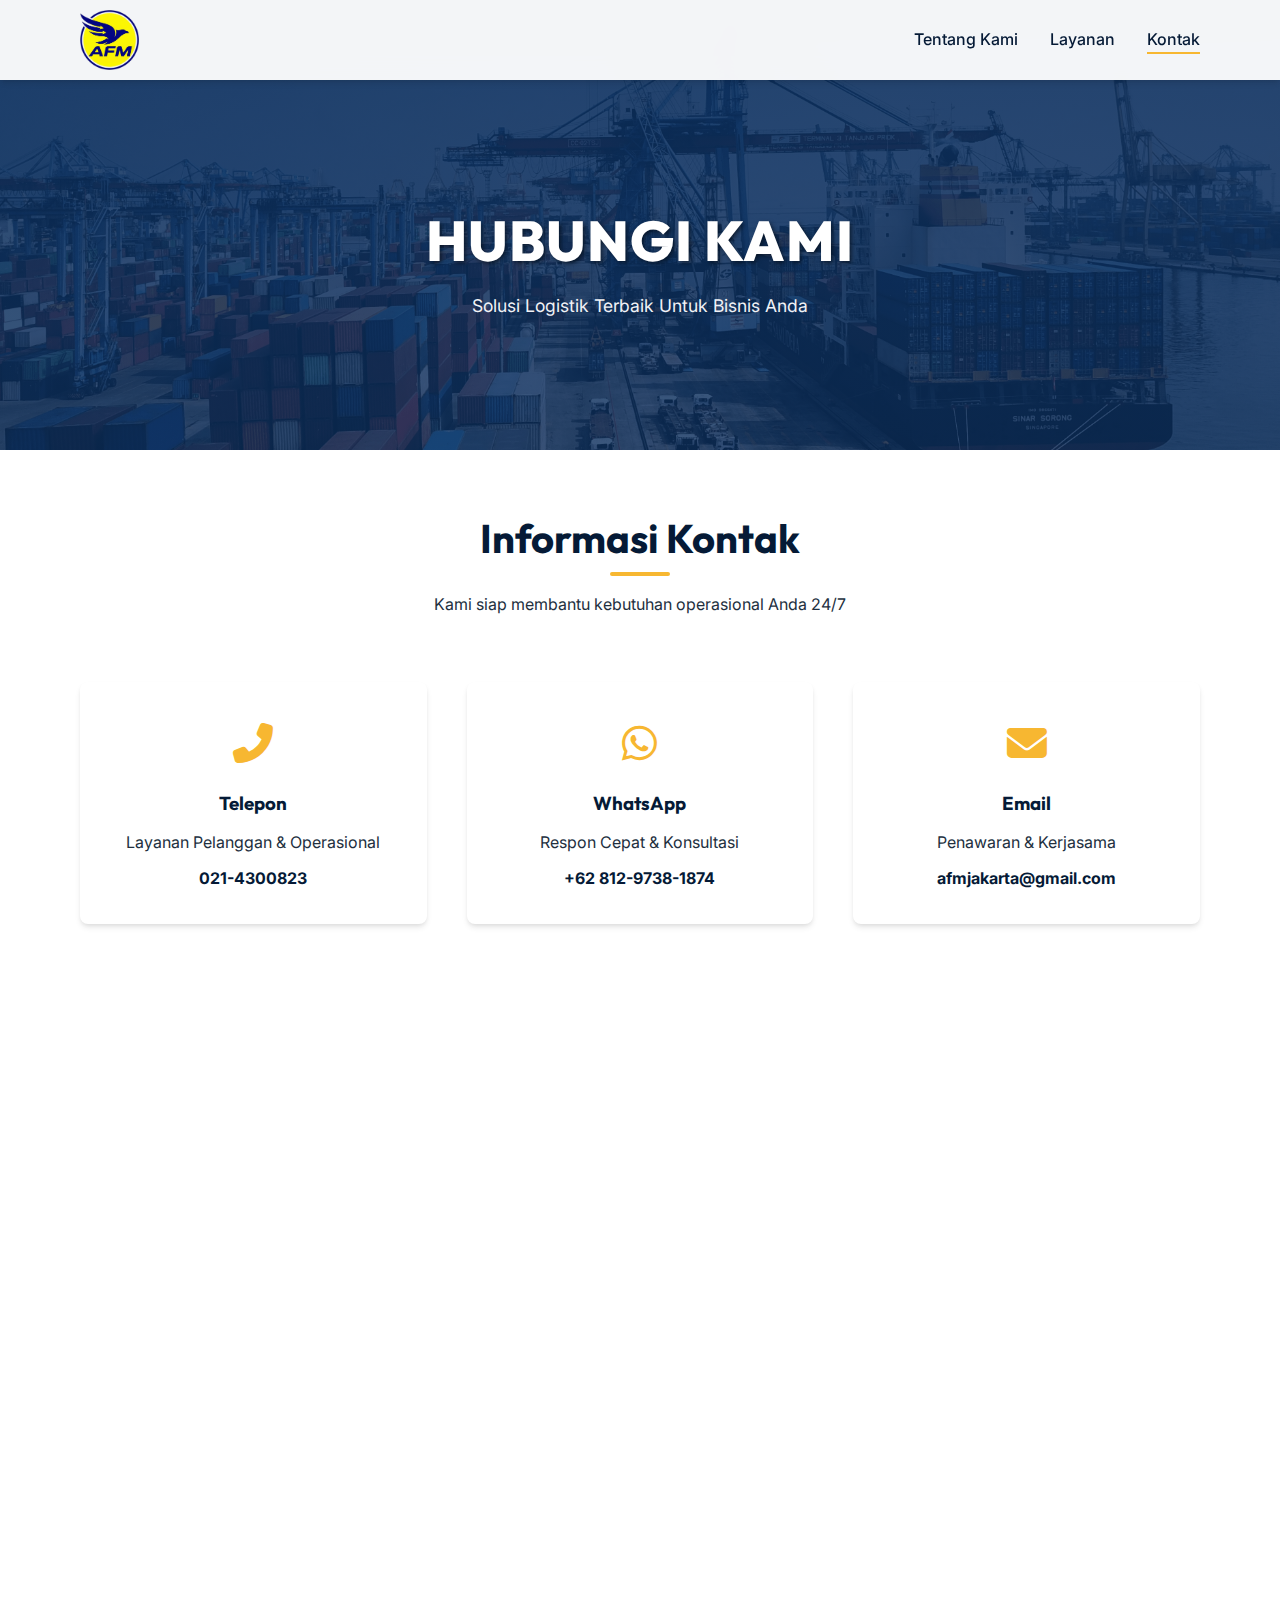
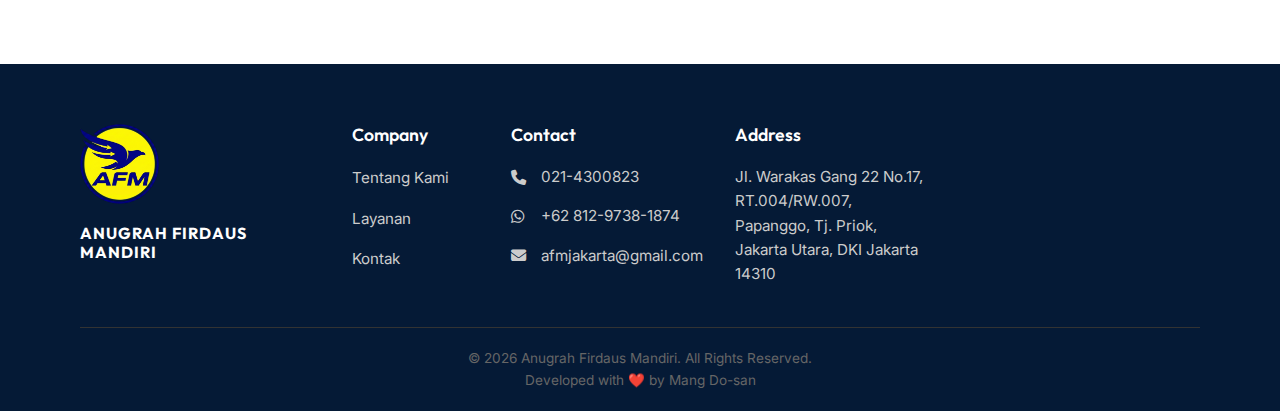
<file: contact.html>
<!DOCTYPE html>
<html lang="id">

<head>
    <meta charset="UTF-8">
    <meta name="viewport" content="width=device-width, initial-scale=1.0">
    <title>Kontak Kami - Anugrah Firdaus Mandiri</title>
    <meta name="description"
        content="Hubungi Anugrah Firdaus Mandiri untuk solusi logistik dan bongkar muat terpercaya.">

    <link rel="preconnect" href="https://fonts.googleapis.com">
    <link rel="preconnect" href="https://fonts.gstatic.com" crossorigin>
    <link
        href="https://fonts.googleapis.com/css2?family=Inter:wght@400;500;600&family=Outfit:wght@500;700;800&display=swap"
        rel="stylesheet">
    <link rel="stylesheet" href="https://cdnjs.cloudflare.com/ajax/libs/font-awesome/6.4.0/css/all.min.css">
    <link rel="stylesheet" href="assets/css/style.css">
    <link rel="stylesheet" href="assets/css/animations.css">
    <link rel="icon" href="assets/images/LOGO-AFM.png" type="image/png">
</head>

<body>

    <header class="header">
        <div class="container navbar">
            <div class="logo">
                <a href="index.html">
                    <img src="assets/images/LOGO-AFM.png" alt="Logo Anugrah Firdaus Mandiri">
                </a>
            </div>
            <nav>
                <ul class="nav-links" id="navLinks">
                    <li><a href="about.html">Tentang Kami</a></li>
                    <li><a href="services.html">Layanan</a></li>
                    <li><a href="contact.html" class="active">Kontak</a></li>
                </ul>
            </nav>
            <div class="mobile-menu-btn" id="mobileMenuBtn">
                <i class="fas fa-bars"></i>
            </div>
        </div>
    </header>

    <!-- Page Header -->
    <section class="hero"
        style="height: 50vh; background: linear-gradient(rgba(10, 46, 92, 0.9), rgba(10, 46, 92, 0.8)), url('assets/images/HERO-IMAGE2.webp'); background-size: cover; background-position: center;">
        <div class="container hero-content fade-in-up">
            <h1>Hubungi Kami</h1>
            <p>Solusi Logistik Terbaik Untuk Bisnis Anda</p>
        </div>
    </section>

    <!-- Content -->
    <section class="features">
        <div class="container">
            <div class="section-header fade-in-up">
                <h2>Informasi Kontak</h2>
                <p>Kami siap membantu kebutuhan operasional Anda 24/7</p>
            </div>

            <div class="features-grid contact-grid fade-in-up">
                <!-- Phone -->
                <div class="feature-card">
                    <div class="feature-icon"><i class="fas fa-phone-alt"></i></div>
                    <h3>Telepon</h3>
                    <p>Layanan Pelanggan & Operasional</p>
                    <a href="tel:0214300823"
                        style="font-weight: 700; color: var(--primary-color); display: block; margin-top: 10px;">021-4300823</a>
                </div>

                <!-- WhatsApp -->
                <div class="feature-card">
                    <div class="feature-icon"><i class="fab fa-whatsapp"></i></div>
                    <h3>WhatsApp</h3>
                    <p>Respon Cepat & Konsultasi</p>
                    <a href="https://wa.me/6281297381874?text=Dear%20AFM%20Team%2C%0A%0ASaya%20tertarik%20untuk%20mengetahui%20lebih%20lanjut%20mengenai%20layanan%20port%20logistics%20(Stevedoring%2C%20Trucking%2C%20Storage%2C%20Assembly)%20yang%20Anda%20tawarkan.%0A%0AMohon%20informasinya.%0ATerima%20kasih."
                        target="_blank"
                        style="font-weight: 700; color: var(--primary-color); display: block; margin-top: 10px;">+62
                        812-9738-1874</a>
                </div>

                <!-- Email -->
                <div class="feature-card">
                    <div class="feature-icon"><i class="fas fa-envelope"></i></div>
                    <h3>Email</h3>
                    <p>Penawaran & Kerjasama</p>
                    <a href="mailto:afmjakarta@gmail.com"
                        style="font-weight: 700; color: var(--primary-color); display: block; margin-top: 10px;">afmjakarta@gmail.com</a>
                </div>
            </div>

            <!-- Map Section -->
            <div class="service-card fade-in-up" style="padding: 0;">
                <div style="padding: 30px; background: var(--bg-off-white);">
                    <h3 style="text-align: center; margin-bottom: 20px;">Kantor Operasional</h3>
                    <p style="text-align: center; margin-bottom: 30px;">Jl. Warakas Gang 22 No.17, RT.004/RW.007,
                        Papanggo, Tj. Priok, Jakarta Utara, DKI Jakarta 14310</p>
                    <iframe
                        src="https://www.google.com/maps/embed?pb=!1m18!1m12!1m3!1d3966.9837563068666!2d106.87977797498966!3d-6.132924993853879!2m3!1f0!2f0!3f0!3m2!1i1024!2i768!4f13.1!3m3!1m2!1s0x2e69f56475654929%3A0xc39110756715456!2sJl.%20Warakas%20G%20Gg.%2022%20No.17%2C%20RT.4%2FRW.7%2C%20Papanggo%2C%20Kec.%20Zj.%20Priok%2C%20Jkt%20Utara%2C%20Daerah%20Khusus%20Ibukota%20Jakarta%2014340!5e0!3m2!1sen!2sid!4v1705646000000!5m2!1sen!2sid"
                        class="contact-map-iframe" allowfullscreen="" loading="lazy"
                        referrerpolicy="no-referrer-when-downgrade">
                    </iframe>
                </div>
            </div>
        </div>
    </section>

    <!-- Footer -->
    <footer>
        <div class="container">
            <div class="footer-grid">
                <!-- Col 1: Logo & Name -->
                <div class="footer-col logo-col">
                    <img src="assets/images/LOGO-AFM.png" alt="AFM Logo" style="height: 80px; margin-bottom: 20px;">
                    <h3>ANUGRAH FIRDAUS MANDIRI</h3>
                </div>

                <!-- Col 2: Company -->
                <div class="footer-col">
                    <h4>Company</h4>
                    <ul>
                        <li><a href="about.html">Tentang Kami</a></li>
                        <li><a href="services.html">Layanan</a></li>
                        <li><a href="contact.html">Kontak</a></li>
                    </ul>
                </div>

                <!-- Col 3: Contact -->
                <div class="footer-col">
                    <h4>Contact</h4>
                    <div class="contact-row">
                        <i class="fas fa-phone"></i>
                        <span>021-4300823</span>
                    </div>
                    <div class="contact-row">
                        <i class="fab fa-whatsapp"></i>
                        <span>+62 812-9738-1874</span>
                    </div>
                    <div class="contact-row">
                        <i class="fas fa-envelope"></i>
                        <span>afmjakarta@gmail.com</span>
                    </div>
                </div>

                <!-- Col 4: Address -->
                <div class="footer-col">
                    <h4>Address</h4>
                    <p>Jl. Warakas Gang 22 No.17, RT.004/RW.007, Papanggo, Tj. Priok, Jakarta Utara, DKI Jakarta 14310
                    </p>
                </div>

                <!-- Col 5: Map -->
                <div class="footer-col footer-map">
                    <iframe
                        src="https://www.google.com/maps/embed?pb=!1m18!1m12!1m3!1d3966.9837563068666!2d106.87977797498966!3d-6.132924993853879!2m3!1f0!2f0!3f0!3m2!1i1024!2i768!4f13.1!3m3!1m2!1s0x2e69f56475654929%3A0xc39110756715456!2sJl.%20Warakas%20G%20Gg.%2022%20No.17%2C%20RT.4%2FRW.7%2C%20Papanggo%2C%20Kec.%20Zj.%20Priok%2C%20Jkt%20Utara%2C%20Daerah%20Khusus%20Ibukota%20Jakarta%2014340!5e0!3m2!1sen!2sid!4v1705646000000!5m2!1sen!2sid"
                        allowfullscreen="" loading="lazy" referrerpolicy="no-referrer-when-downgrade"></iframe>
                </div>
            </div>
            <div class="copyright">
                <p>&copy; 2026 Anugrah Firdaus Mandiri. All Rights Reserved.<br>Developed with ❤️ by Mang Do-san</p>
            </div>
        </div>
    </footer>

    <script src="assets/js/main.js"></script>
</body>

</html>
</file>
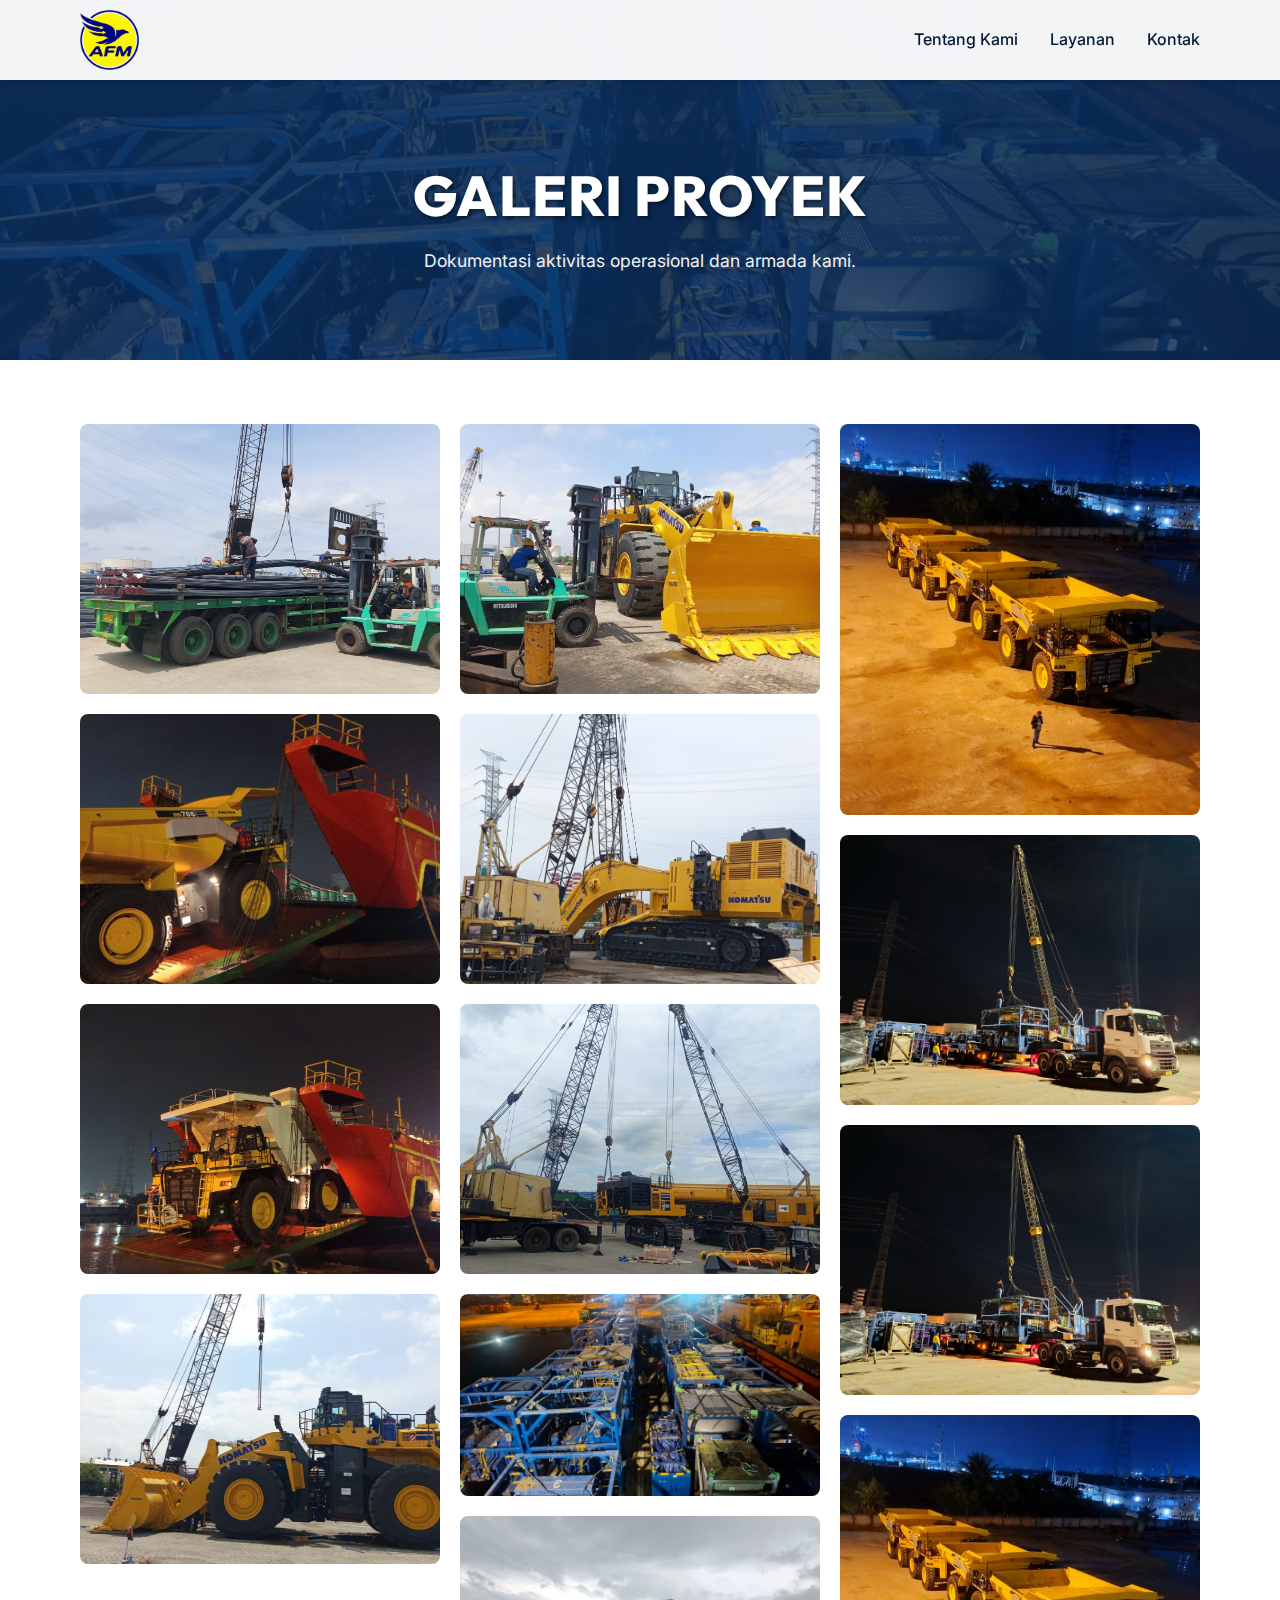
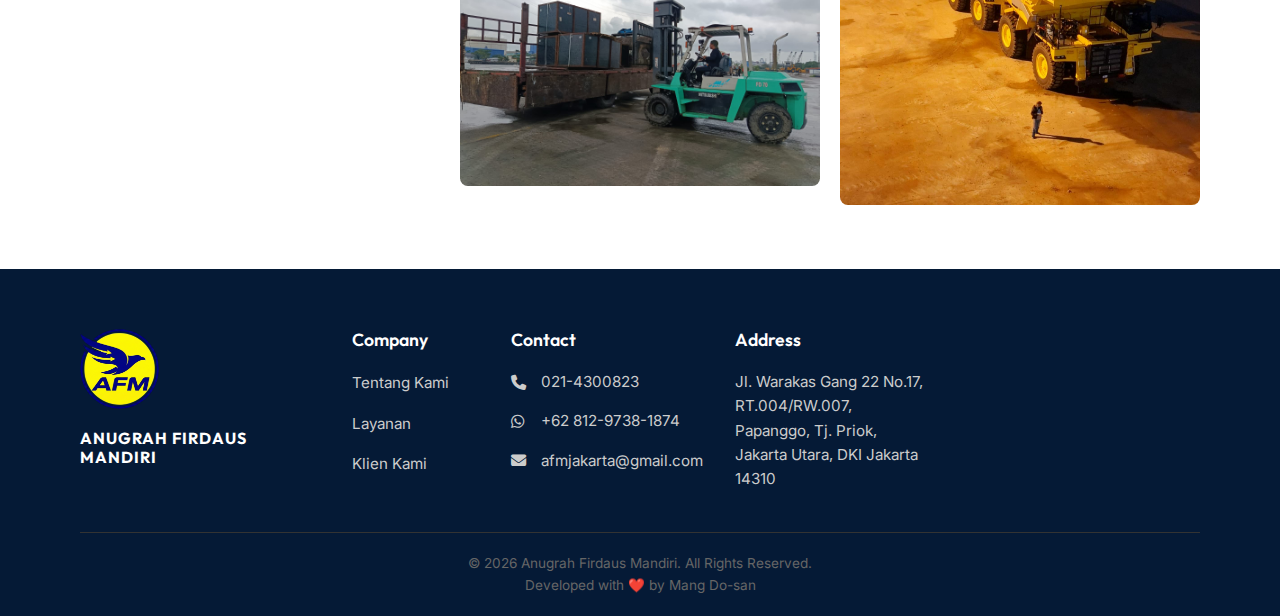
<file: projects.html>
<!DOCTYPE html>
<html lang="id">

<head>
    <meta charset="UTF-8">
    <meta name="viewport" content="width=device-width, initial-scale=1.0">
    <title>Proyek & Galeri - Anugrah Firdaus Mandiri</title>

    <link rel="preconnect" href="https://fonts.googleapis.com">
    <link rel="preconnect" href="https://fonts.gstatic.com" crossorigin>
    <link
        href="https://fonts.googleapis.com/css2?family=Inter:wght@400;500;600&family=Outfit:wght@500;700;800&display=swap"
        rel="stylesheet">
    <link rel="stylesheet" href="https://cdnjs.cloudflare.com/ajax/libs/font-awesome/6.4.0/css/all.min.css">
    <link rel="stylesheet" href="assets/css/style.css">
    <link rel="icon" href="assets/images/LOGO-AFM.png" type="image/png">
    <style>
        .gallery-grid {
            column-count: 3;
            column-gap: 20px;
        }

        .gallery-item {
            margin-bottom: 20px;
            break-inside: avoid;
            position: relative;
            cursor: pointer;
            overflow: hidden;
            border-radius: var(--border-radius-md);
        }

        .gallery-item img {
            width: 100%;
            height: auto;
            display: block;
            transition: transform 0.3s ease;
        }

        .gallery-item:hover img {
            transform: scale(1.05);
        }

        /* Lightbox Styles */
        .lightbox {
            display: none;
            position: fixed;
            z-index: 2000;
            padding-top: 50px;
            left: 0;
            top: 0;
            width: 100%;
            height: 100%;
            overflow: auto;
            background-color: rgba(0, 0, 0, 0.9);
        }

        .lightbox-content {
            margin: auto;
            display: block;
            max-width: 90%;
            max-height: 85vh;
            border-radius: 5px;
        }

        .lightbox-close {
            position: absolute;
            top: 15px;
            right: 35px;
            color: #f1f1f1;
            font-size: 40px;
            font-weight: bold;
            transition: 0.3s;
            cursor: pointer;
        }

        .lightbox-close:hover,
        .lightbox-close:focus {
            color: #bbb;
            text-decoration: none;
            cursor: pointer;
        }

        @media (max-width: 768px) {
            .gallery-grid {
                column-count: 2;
            }
        }

        @media (max-width: 480px) {
            .gallery-grid {
                column-count: 1;
            }
        }
    </style>
</head>

<body>

    <header class="header">
        <div class="container navbar">
            <div class="logo">
                <a href="index.html">
                    <img src="assets/images/LOGO-AFM.png" alt="Logo Anugrah Firdaus Mandiri">
                </a>
            </div>
            <nav>
                <ul class="nav-links" id="navLinks">
                    <li><a href="about.html">Tentang Kami</a></li>
                    <li><a href="services.html">Layanan</a></li>
                    <li><a href="contact.html">Kontak</a></li>
                </ul>
            </nav>
            <div class="mobile-menu-btn" id="mobileMenuBtn">
                <i class="fas fa-bars"></i>
            </div>
        </div>
    </header>

    <!-- Page Header -->
    <section class="hero"
        style="height: 40vh; background: linear-gradient(rgba(10, 46, 92, 0.9), rgba(10, 46, 92, 0.8)), url('assets/images/image-8.jpeg'); background-size: cover; background-position: center;">
        <div class="container hero-content">
            <h1>Galeri Proyek</h1>
            <p>Dokumentasi aktivitas operasional dan armada kami.</p>
        </div>
    </section>

    <!-- Gallery -->
    <section class="features">
        <div class="container">
            <div class="gallery-grid">
                <!-- Generating Gallery Items -->
                <div class="gallery-item"><img src="assets/images/image-1.jpeg" alt="Proyek 1"
                        onclick="openLightbox(this)"></div>
                <div class="gallery-item"><img src="assets/images/image-2.jpeg" alt="Proyek 2"
                        onclick="openLightbox(this)"></div>
                <div class="gallery-item"><img src="assets/images/image-3.jpeg" alt="Proyek 3"
                        onclick="openLightbox(this)"></div>
                <div class="gallery-item"><img src="assets/images/image-4.jpeg" alt="Proyek 4"
                        onclick="openLightbox(this)"></div>
                <div class="gallery-item"><img src="assets/images/image-5.jpeg" alt="Proyek 5"
                        onclick="openLightbox(this)"></div>
                <div class="gallery-item"><img src="assets/images/image-6.jpeg" alt="Proyek 6"
                        onclick="openLightbox(this)"></div>
                <div class="gallery-item"><img src="assets/images/image-7.jpeg" alt="Proyek 7"
                        onclick="openLightbox(this)"></div>
                <div class="gallery-item"><img src="assets/images/image-8.jpeg" alt="Proyek 8"
                        onclick="openLightbox(this)"></div>
                <div class="gallery-item"><img src="assets/images/image-9.jpeg" alt="Proyek 9"
                        onclick="openLightbox(this)"></div>
                <div class="gallery-item"><img src="assets/images/image-10.jpeg" alt="Proyek 10"
                        onclick="openLightbox(this)"></div>
                <div class="gallery-item"><img src="assets/images/image-11.jpeg" alt="Proyek 11"
                        onclick="openLightbox(this)"></div>
                <div class="gallery-item"><img src="assets/images/image-11.jpeg" alt="Proyek 12"
                        onclick="openLightbox(this)"></div>
                <div class="gallery-item"><img src="assets/images/image-10.jpeg" alt="Proyek 13"
                        onclick="openLightbox(this)"></div>
            </div>
        </div>
    </section>

    <!-- Lightbox Modal -->
    <div id="lightboxModal" class="lightbox">
        <span class="lightbox-close" onclick="closeLightbox()">&times;</span>
        <img class="lightbox-content" id="lightboxImg">
    </div>

    <!-- Footer -->
    <footer>
        <div class="container">
            <div class="footer-grid">
                <!-- Col 1: Logo & Name -->
                <div class="footer-col logo-col">
                    <img src="assets/images/LOGO-AFM.png" alt="AFM Logo" style="height: 80px; margin-bottom: 20px;">
                    <h3>ANUGRAH FIRDAUS MANDIRI</h3>
                </div>

                <!-- Col 2: Company -->
                <div class="footer-col">
                    <h4>Company</h4>
                    <ul>
                        <li><a href="about.html">Tentang Kami</a></li>
                        <li><a href="services.html">Layanan</a></li>
                        <li><a href="clients.html">Klien Kami</a></li>
                    </ul>
                </div>

                <!-- Col 3: Contact -->
                <div class="footer-col">
                    <h4>Contact</h4>
                    <div class="contact-row">
                        <i class="fas fa-phone"></i>
                        <span>021-4300823</span>
                    </div>
                    <div class="contact-row">
                        <i class="fab fa-whatsapp"></i>
                        <span>+62 812-9738-1874</span>
                    </div>
                    <div class="contact-row">
                        <i class="fas fa-envelope"></i>
                        <span>afmjakarta@gmail.com</span>
                    </div>
                </div>

                <!-- Col 4: Address -->
                <div class="footer-col">
                    <h4>Address</h4>
                    <p>Jl. Warakas Gang 22 No.17, RT.004/RW.007, Papanggo, Tj. Priok, Jakarta Utara, DKI Jakarta 14310
                    </p>
                </div>

                <!-- Col 5: Map -->
                <div class="footer-col footer-map">
                    <iframe
                        src="https://www.google.com/maps/embed?pb=!1m18!1m12!1m3!1d3966.9837563068666!2d106.87977797498966!3d-6.132924993853879!2m3!1f0!2f0!3f0!3m2!1i1024!2i768!4f13.1!3m3!1m2!1s0x2e69f56475654929%3A0xc39110756715456!2sJl.%20Warakas%20G%20Gg.%2022%20No.17%2C%20RT.4%2FRW.7%2C%20Papanggo%2C%20Kec.%20Zj.%20Priok%2C%20Jkt%20Utara%2C%20Daerah%20Khusus%20Ibukota%20Jakarta%2014340!5e0!3m2!1sen!2sid!4v1705646000000!5m2!1sen!2sid"
                        allowfullscreen="" loading="lazy" referrerpolicy="no-referrer-when-downgrade"></iframe>
                </div>
            </div>
            <div class="copyright">
                <p>&copy; 2026 Anugrah Firdaus Mandiri. All Rights Reserved.<br>Developed with ❤️ by Mang Do-san</p>
            </div>
        </div>
    </footer>

    <script src="assets/js/main.js"></script>
    <script>
        // Inline script for lightbox specific to gallery page
        const modal = document.getElementById("lightboxModal");
        const modalImg = document.getElementById("lightboxImg");

        function openLightbox(img) {
            modal.style.display = "block";
            modalImg.src = img.src;
        }

        function closeLightbox() {
            modal.style.display = "none";
        }

        // Close when clicking outside image
        modal.onclick = function (event) {
            if (event.target == modal) {
                closeLightbox();
            }
        }
    </script>
</body>

</html>
</file>
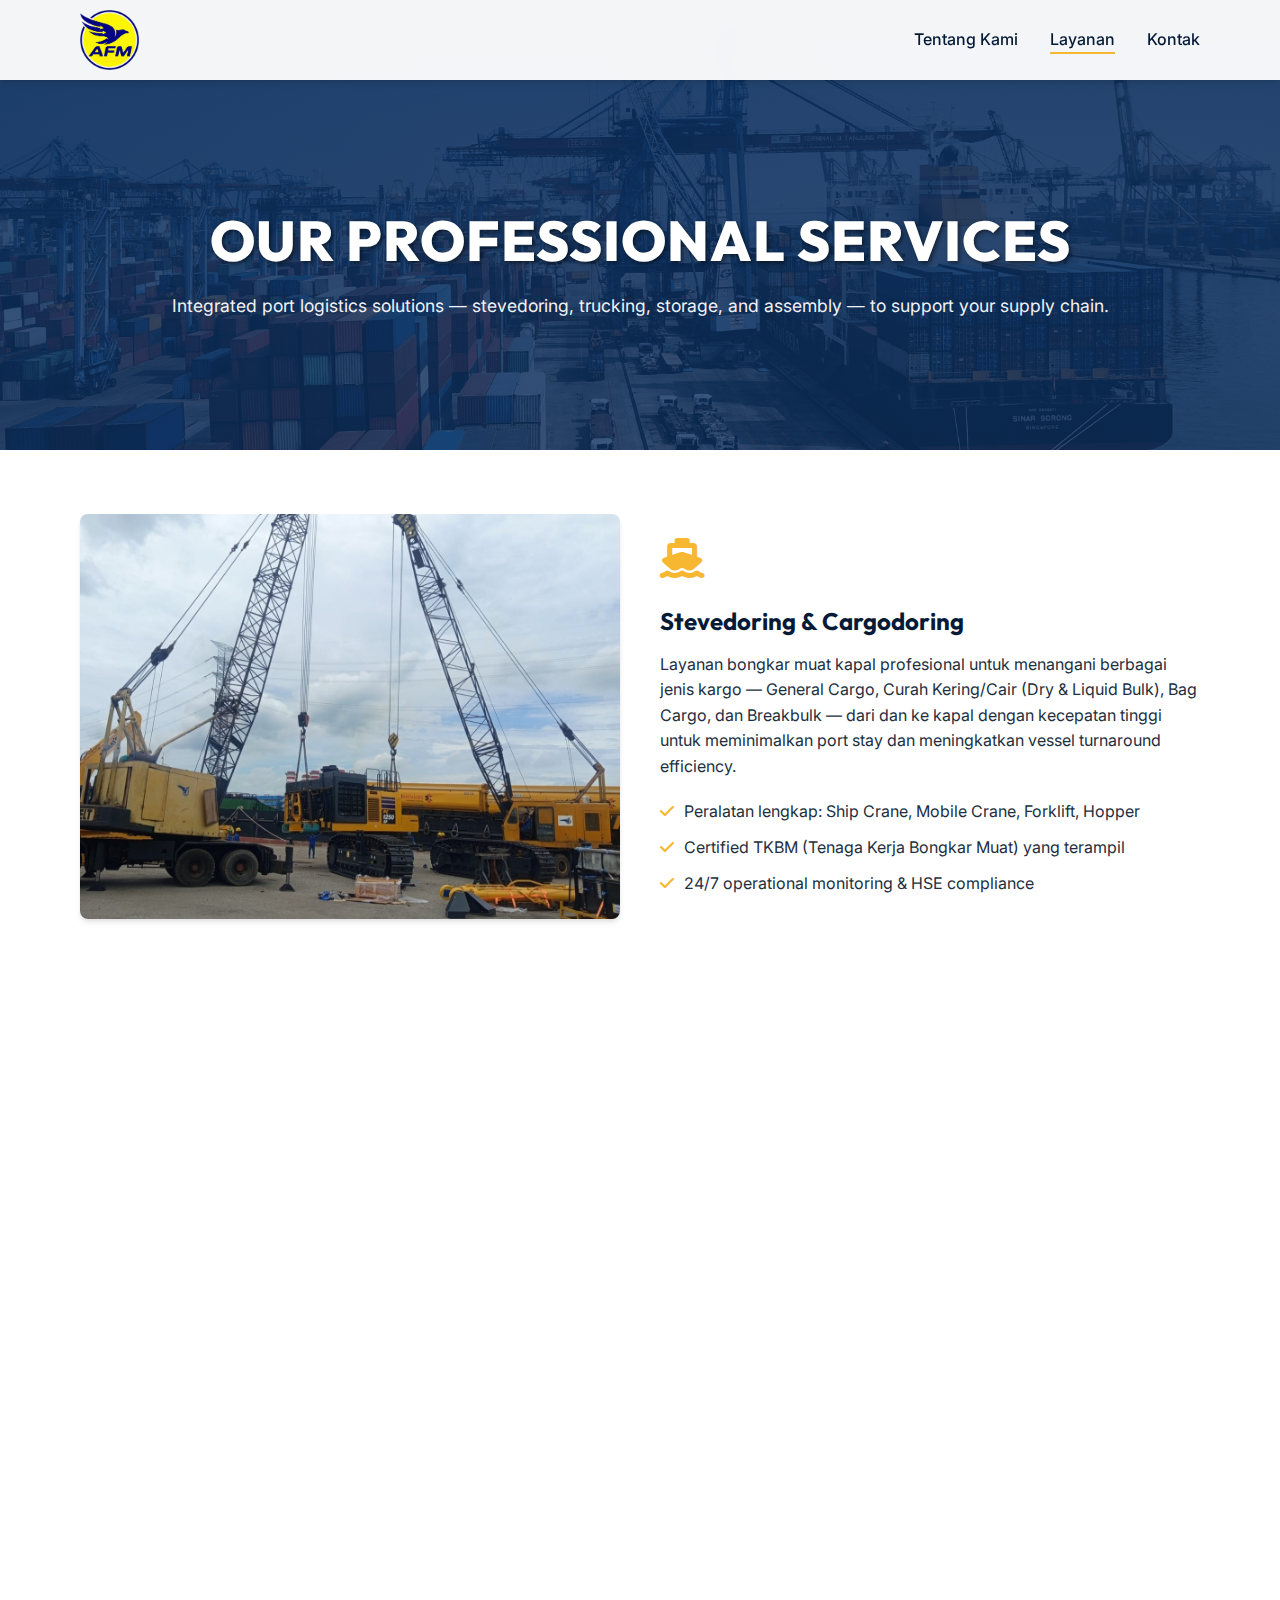
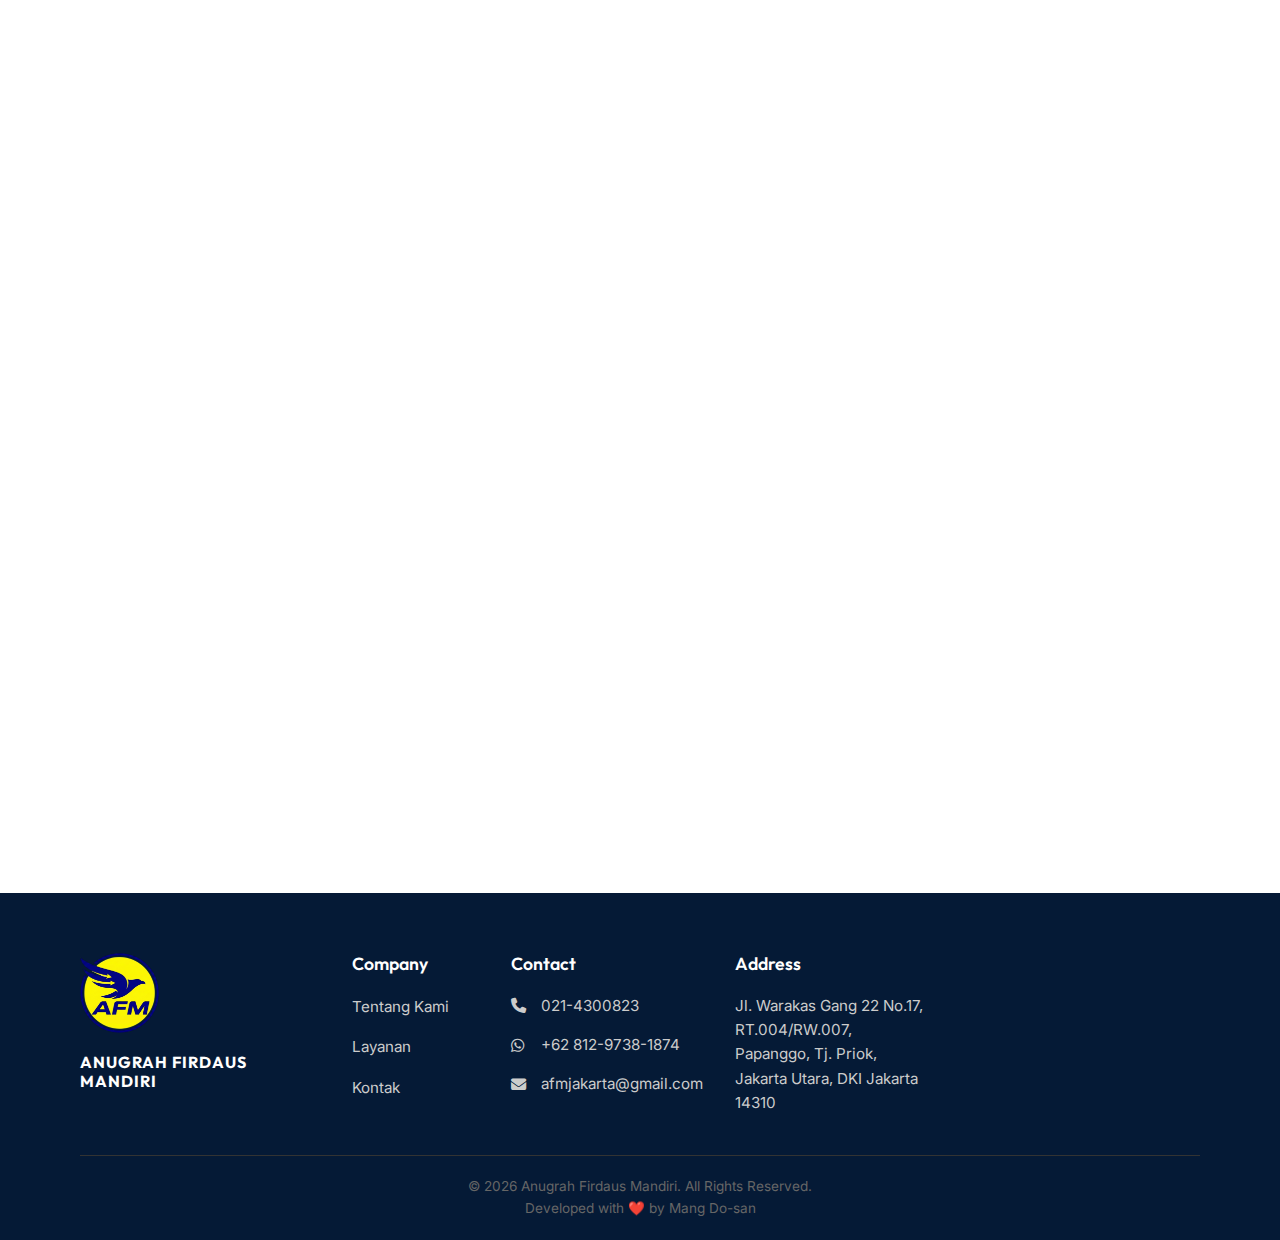
<file: services.html>
<!DOCTYPE html>
<html lang="id">

<head>
    <meta charset="UTF-8">
    <meta name="viewport" content="width=device-width, initial-scale=1.0">
    <title>Services - Stevedoring, Trucking, Storage & Assembly | Anugrah Firdaus Mandiri</title>
    <meta name="description"
        content="AFM provides integrated port logistics services: stevedoring & cargodoring, trucking & inland distribution, storage & warehousing, and heavy equipment assembly & kitting in Tanjung Priok, Indonesia.">

    <link rel="preconnect" href="https://fonts.googleapis.com">
    <link rel="preconnect" href="https://fonts.gstatic.com" crossorigin>
    <link
        href="https://fonts.googleapis.com/css2?family=Inter:wght@400;500;600&family=Outfit:wght@500;700;800&display=swap"
        rel="stylesheet">
    <link rel="stylesheet" href="https://cdnjs.cloudflare.com/ajax/libs/font-awesome/6.4.0/css/all.min.css">
    <link rel="stylesheet" href="assets/css/style.css">
    <link rel="icon" href="assets/images/LOGO-AFM.png" type="image/png">
</head>

<body>

    <header class="header">
        <div class="container navbar">
            <div class="logo">
                <a href="index.html">
                    <img src="assets/images/LOGO-AFM.png" alt="Logo Anugrah Firdaus Mandiri">
                </a>
            </div>
            <nav>
                <ul class="nav-links" id="navLinks">
                    <li><a href="about.html">Tentang Kami</a></li>
                    <li><a href="services.html" class="active">Layanan</a></li>
                    <li><a href="contact.html">Kontak</a></li>
                </ul>
            </nav>
            <div class="mobile-menu-btn" id="mobileMenuBtn">
                <i class="fas fa-bars"></i>
            </div>
        </div>
    </header>

    <!-- Page Header -->
    <section class="hero"
        style="height: 50vh; background: linear-gradient(rgba(10, 46, 92, 0.9), rgba(10, 46, 92, 0.8)), url('assets/images/HERO-IMAGE2.webp'); background-size: cover; background-position: center;">
        <div class="container hero-content fade-in-up">
            <h1>Our Professional Services</h1>
            <p>Integrated port logistics solutions — stevedoring, trucking, storage, and assembly — to support your
                supply chain.</p>
        </div>
    </section>

    <!-- Services Detail -->
    <section class="features">
        <div class="container">
            <!-- Stevedoring -->
            <div class="service-detail fade-in-up">
                <div class="service-detail-image fade-in-left">
                    <img src="assets/images/image-7.jpeg" alt="Stevedoring - Port Cargo Handling Indonesia">
                </div>
                <div class="service-detail-content fade-in-right">
                    <div class="feature-icon"><i class="fas fa-ship"></i></div>
                    <h2>Stevedoring & Cargodoring</h2>
                    <p style="margin-bottom: 20px;">Layanan bongkar muat kapal profesional untuk menangani berbagai
                        jenis
                        kargo — General Cargo, Curah Kering/Cair (Dry & Liquid Bulk), Bag Cargo, dan Breakbulk — dari
                        dan ke kapal
                        dengan kecepatan tinggi untuk meminimalkan port stay dan meningkatkan vessel turnaround
                        efficiency.</p>
                    <ul>
                        <li><i class="fas fa-check"
                                style="color: var(--secondary-color); margin-right: 10px;"></i>Peralatan lengkap: Ship
                            Crane, Mobile Crane, Forklift, Hopper</li>
                        <li><i class="fas fa-check"
                                style="color: var(--secondary-color); margin-right: 10px;"></i>Certified TKBM (Tenaga
                            Kerja Bongkar Muat) yang terampil</li>
                        <li><i class="fas fa-check" style="color: var(--secondary-color); margin-right: 10px;"></i>24/7
                            operational monitoring & HSE compliance</li>
                    </ul>
                </div>
            </div>

            <!-- Trucking -->
            <div class="service-detail reverse fade-in-up">
                <div class="service-detail-image fade-in-right">
                    <img src="assets/images/image-1.jpeg" alt="Trucking - Inland Distribution & Last Mile Delivery">
                </div>
                <div class="service-detail-content fade-in-left">
                    <div class="feature-icon"><i class="fas fa-truck-moving"></i></div>
                    <h2>Trucking & Distribution</h2>
                    <p style="margin-bottom: 20px;">Solusi inland transportation yang handal untuk mendistribusikan
                        kargo
                        dari pelabuhan ke gudang, pabrik, atau site proyek tujuan (Last Mile Delivery) dengan jaminan
                        keamanan,
                        ketepatan waktu, dan real-time visibility sepanjang perjalanan.</p>
                    <ul>
                        <li><i class="fas fa-check"
                                style="color: var(--secondary-color); margin-right: 10px;"></i>Armada Dump Truck,
                            Trailer & Flatbed dalam kondisi prima</li>
                        <li><i class="fas fa-check"
                                style="color: var(--secondary-color); margin-right: 10px;"></i>Experienced drivers yang
                            memahami rute logistik nasional</li>
                        <li><i class="fas fa-check"
                                style="color: var(--secondary-color); margin-right: 10px;"></i>Real-time GPS tracking &
                            delivery monitoring</li>
                    </ul>
                </div>
            </div>

            <!-- Storage -->
            <div class="service-detail fade-in-up">
                <div class="service-detail-image fade-in-left">
                    <img src="assets/images/image-8.jpeg" alt="Storage - Warehouse & Open Yard Port Logistics">
                </div>
                <div class="service-detail-content fade-in-right">
                    <div class="feature-icon"><i class="fas fa-warehouse"></i></div>
                    <h2>Storage & Warehousing</h2>
                    <p style="margin-bottom: 20px;">Fasilitas gudang tertutup dan lapangan penumpukan (open yard) yang
                        berlokasi
                        strategis di area pelabuhan Tanjung Priok, dilengkapi dengan 24/7 security surveillance dan
                        systematic
                        inventory management — ideal untuk cargo transit, temporary storage, maupun long-term
                        warehousing.</p>
                    <ul>
                        <li><i class="fas fa-check"
                                style="color: var(--secondary-color); margin-right: 10px;"></i>Lokasi strategis, akses
                            langsung ke pelabuhan</li>
                        <li><i class="fas fa-check" style="color: var(--secondary-color); margin-right: 10px;"></i>Cocok
                            untuk transhipment, consolidation, dan deconsolidation</li>
                        <li><i class="fas fa-check" style="color: var(--secondary-color); margin-right: 10px;"></i>24/7
                            CCTV monitoring & access control</li>
                    </ul>
                </div>
            </div>

            <!-- Assembly & Kitting -->
            <div class="service-detail reverse fade-in-up">
                <div class="service-detail-image fade-in-right">
                    <img src="assets/images/image-4.jpeg"
                        alt="Assembly - Heavy Equipment Kitting & Pre-Assembly Services">
                </div>
                <div class="service-detail-content fade-in-left">
                    <div class="feature-icon"><i class="fas fa-gears"></i></div>
                    <h2>Assembly & Kitting Services</h2>
                    <p style="margin-bottom: 20px;">Layanan Assembly & Kitting kami menyediakan solusi perakitan
                        komponen
                        (pre-assembly), pengelompokan parts (kitting), dan marshalling di area pelabuhan. Kami menangani
                        heavy
                        equipment components, industrial machinery parts, dan project cargo yang memerlukan perakitan
                        sebelum
                        distribusi ke end-user — ensuring seamless supply chain integration dan readiness sebelum
                        pengiriman.</p>
                    <ul>
                        <li><i class="fas fa-check"
                                style="color: var(--secondary-color); margin-right: 10px;"></i>Certified technician team
                            untuk heavy equipment assembly</li>
                        <li><i class="fas fa-check"
                                style="color: var(--secondary-color); margin-right: 10px;"></i>Kitting & parts grouping
                            service untuk industrial projects</li>
                        <li><i class="fas fa-check"
                                style="color: var(--secondary-color); margin-right: 10px;"></i>Quality assurance testing
                            & commissioning support</li>
                    </ul>
                </div>
            </div>
        </div>
    </section>

    <!-- Footer -->
    <footer>
        <div class="container">
            <div class="footer-grid">
                <!-- Col 1: Logo & Name -->
                <div class="footer-col logo-col">
                    <img src="assets/images/LOGO-AFM.png" alt="AFM Logo" style="height: 80px; margin-bottom: 20px;">
                    <h3>ANUGRAH FIRDAUS MANDIRI</h3>
                </div>

                <!-- Col 2: Company -->
                <div class="footer-col">
                    <h4>Company</h4>
                    <ul>
                        <li><a href="about.html">Tentang Kami</a></li>
                        <li><a href="services.html">Layanan</a></li>
                        <li><a href="contact.html">Kontak</a></li>
                    </ul>
                </div>

                <!-- Col 3: Contact -->
                <div class="footer-col">
                    <h4>Contact</h4>
                    <div class="contact-row">
                        <i class="fas fa-phone"></i>
                        <span>021-4300823</span>
                    </div>
                    <div class="contact-row">
                        <i class="fab fa-whatsapp"></i>
                        <span>+62 812-9738-1874</span>
                    </div>
                    <div class="contact-row">
                        <i class="fas fa-envelope"></i>
                        <span>afmjakarta@gmail.com</span>
                    </div>
                </div>

                <!-- Col 4: Address -->
                <div class="footer-col">
                    <h4>Address</h4>
                    <p>Jl. Warakas Gang 22 No.17, RT.004/RW.007, Papanggo, Tj. Priok, Jakarta Utara, DKI Jakarta 14310
                    </p>
                </div>

                <!-- Col 5: Map -->
                <div class="footer-col footer-map">
                    <iframe
                        src="https://www.google.com/maps/embed?pb=!1m18!1m12!1m3!1d3966.9837563068666!2d106.87977797498966!3d-6.132924993853879!2m3!1f0!2f0!3f0!3m2!1i1024!2i768!4f13.1!3m3!1m2!1s0x2e69f56475654929%3A0xc39110756715456!2sJl.%20Warakas%20G%20Gg.%2022%20No.17%2C%20RT.4%2FRW.7%2C%20Papanggo%2C%20Kec.%20Zj.%20Priok%2C%20Jkt%20Utara%2C%20Daerah%20Khusus%20Ibukota%20Jakarta%2014340!5e0!3m2!1sen!2sid!4v1705646000000!5m2!1sen!2sid"
                        allowfullscreen="" loading="lazy" referrerpolicy="no-referrer-when-downgrade"></iframe>
                </div>
            </div>
            <div class="copyright">
                <p>&copy; 2026 Anugrah Firdaus Mandiri. All Rights Reserved.<br>Developed with ❤️ by Mang Do-san</p>
            </div>
        </div>
    </footer>

    <script src="assets/js/main.js"></script>
</body>

</html>
</file>
<file: assets/css/style.css>
:root {
    /* Colors - Corporate Dynamic Palette (Deepened for Professionalism) */
    --primary-color: #051a36;
    /* Authentic Deep Navy */
    --secondary-color: #f7b731;
    /* Vivid Industial Gold */
    --accent-color: #2d98da;
    /* Royal Blue highlight */
    --text-dark: #222f3e;
    --text-light: #f1f2f6;
    --bg-light: #ffffff;
    --bg-off-white: #f5f6fa;
    --bg-dark: #0a0e17;

    /* Typography */
    --font-heading: 'Outfit', sans-serif;
    --font-body: 'Inter', sans-serif;

    /* Spacing */
    --spacing-sm: 0.5rem;
    --spacing-md: 1rem;
    --spacing-lg: 2rem;
    --spacing-xl: 4rem;

    /* Components */
    --border-radius-sm: 4px;
    --border-radius-md: 8px;
    /* Slightly rounded, professional */
    --shadow-soft: 0 4px 6px -1px rgba(0, 0, 0, 0.1), 0 2px 4px -1px rgba(0, 0, 0, 0.06);
    --shadow-hover: 0 10px 15px -3px rgba(0, 0, 0, 0.1), 0 4px 6px -2px rgba(0, 0, 0, 0.05);

    /* Transitions */
    --transition-fast: 0.2s ease;
    --transition-normal: 0.3s ease;
}

/* Reset & Base */
* {
    margin: 0;
    padding: 0;
    box-sizing: border-box;
}

body {
    font-family: var(--font-body);
    color: var(--text-dark);
    line-height: 1.6;
    background-color: var(--bg-light);
    overflow-x: hidden;
}

h1,
h2,
h3,
h4,
h5,
h6 {
    font-family: var(--font-heading);
    font-weight: 700;
    line-height: 1.2;
    margin-bottom: var(--spacing-md);
    color: var(--primary-color);
}

a {
    text-decoration: none;
    color: inherit;
    transition: var(--transition-fast);
}

ul {
    list-style: none;
}

img {
    max-width: 100%;
    display: block;
}

/* Utilities */
.container {
    width: 90%;
    max-width: 1200px;
    margin: 0 auto;
    padding: 0 var(--spacing-md);
}

.text-center {
    text-align: center;
}

.text-primary {
    color: var(--primary-color);
}

.text-secondary {
    color: var(--secondary-color);
}

.btn {
    display: inline-block;
    padding: 12px 30px;
    border-radius: var(--border-radius-sm);
    font-weight: 600;
    text-transform: uppercase;
    letter-spacing: 0.5px;
    cursor: pointer;
    font-size: 0.9rem;
    transition: var(--transition-normal);
}

.btn-primary {
    background-color: var(--primary-color);
    color: var(--text-light);
    border: 2px solid var(--primary-color);
}

.btn-primary:hover {
    background-color: transparent;
    color: var(--primary-color);
}

.btn-secondary {
    background-color: var(--secondary-color);
    color: var(--primary-color);
    border: 2px solid var(--secondary-color);
}

.btn-secondary:hover {
    background-color: transparent;
    color: var(--secondary-color);
}

/* Header */
.header {
    background-color: rgba(255, 255, 255, 0.95);
    backdrop-filter: blur(10px);
    position: fixed;
    top: 0;
    width: 100%;
    z-index: 1000;
    box-shadow: var(--shadow-soft);
}

.navbar {
    display: flex;
    justify-content: space-between;
    align-items: center;
    height: 80px;
}

.logo img {
    height: 60px;
    /* Adjust based on actual logo aspect ratio */
    width: auto;
}

.nav-links {
    display: flex;
    gap: var(--spacing-lg);
    transition: max-height 0.35s ease, opacity 0.3s ease;
}

.nav-links a {
    font-weight: 500;
    color: var(--primary-color);
    position: relative;
}

.nav-links a::after {
    content: '';
    position: absolute;
    width: 0;
    height: 2px;
    bottom: -5px;
    left: 0;
    background-color: var(--secondary-color);
    transition: var(--transition-fast);
}

.nav-links a:hover::after,
.nav-links a.active::after {
    width: 100%;
}

.mobile-menu-btn {
    display: none;
    font-size: 1.5rem;
    color: var(--primary-color);
    cursor: pointer;
}

/* Hero Section */
.hero {
    height: 100vh;
    height: 100svh;
    /* modern safe viewport height */
    background: linear-gradient(rgba(10, 37, 88, 0.7), rgba(10, 37, 88, 0.5)), url('../images/HERO-IMAGE.webp');
    background-size: cover;
    background-position: center;
    background-attachment: fixed;
    display: flex;
    align-items: center;
    justify-content: center;
    text-align: center;
    color: white;
    padding-top: 80px;
}

.hero-content h1 {
    font-family: 'Outfit', sans-serif;
    font-size: 3.5rem;
    font-weight: 800;
    line-height: 1.1;
    margin-bottom: 20px;
    letter-spacing: 1px;
    text-shadow: 2px 2px 4px rgba(0, 0, 0, 0.5);
    /* Enhanced readability */
    text-transform: uppercase;
    color: #ffffff;
    /* Light color for dark background */
}

.hero-content p {
    color: #f1f2f6;
    /* Light color for paragraphs in hero */
    font-size: 1.1rem;
}

@media (max-width: 768px) {
    .hero-content h1 {
        font-size: 2.2rem;
    }
}

.hero-subtitle {
    font-family: var(--font-body);
    font-size: 1.4rem;
    font-weight: 600;
    letter-spacing: 4px;
    color: var(--secondary-color);
    margin-top: 10px;
    text-transform: uppercase;
    display: block;
    text-shadow: 1px 1px 2px rgba(0, 0, 0, 0.8);
}

/* Floating WhatsApp Button */
.whatsapp-float {
    position: fixed;
    width: 60px;
    height: 60px;
    bottom: 30px;
    right: 30px;
    background-color: #25d366;
    color: #FFF;
    border-radius: 50px;
    text-align: center;
    font-size: 35px;
    box-shadow: 2px 2px 3px #999;
    z-index: 1000;
    display: flex;
    align-items: center;
    justify-content: center;
    transition: all 0.3s ease;
    animation: bounce 2s infinite;
}

.whatsapp-float:hover {
    background-color: #128C7E;
    transform: scale(1.1);
}

@keyframes bounce {

    0%,
    20%,
    50%,
    80%,
    100% {
        transform: translateY(0);
    }

    40% {
        transform: translateY(-10px);
    }

    60% {
        transform: translateY(-5px);
    }
}

/* Features / Why Choose Us */
.features {
    padding: var(--spacing-xl) 0;
    background-color: var(--bg-light);
}

.features-grid {
    display: grid;
    grid-template-columns: repeat(auto-fit, minmax(300px, 1fr));
    gap: var(--spacing-lg);
    margin-top: var(--spacing-xl);
}

.feature-card {
    background: white;
    padding: 30px;
    border-radius: var(--border-radius-md);
    box-shadow: var(--shadow-soft);
    text-align: center;
    transition: all 0.4s cubic-bezier(0.165, 0.84, 0.44, 1);
    /* Smooth pro feel */
    border-bottom: 3px solid transparent;
}

.feature-card:hover {
    transform: translateY(-8px);
    box-shadow: var(--shadow-hover);
    border-bottom: 3px solid var(--secondary-color);
}

.feature-icon {
    font-size: 2.5rem;
    color: var(--secondary-color);
    margin-bottom: var(--spacing-md);
}

/* Services Preview */
.services-preview {
    padding: var(--spacing-xl) 0;
    background-color: var(--bg-off-white);
}

.section-header {
    text-align: center;
    margin-bottom: var(--spacing-xl);
}

.section-header h2 {
    font-size: 2.5rem;
    position: relative;
    display: inline-block;
}

.section-header h2::after {
    content: '';
    display: block;
    width: 60px;
    height: 4px;
    background: var(--secondary-color);
    margin: 10px auto 0;
    border-radius: 2px;
}

.service-card {
    background: var(--bg-light);
    border-radius: var(--border-radius-md);
    overflow: hidden;
    box-shadow: var(--shadow-soft);
    transition: var(--transition-normal);
}

.service-card:hover {
    transform: translateY(-5px);
    box-shadow: var(--shadow-hover);
}

.service-content {
    padding: var(--spacing-lg);
}

.service-content h3 {
    font-size: 1.5rem;
}

/* Stats */
.stats {
    padding: var(--spacing-xl) 0;
    background-color: var(--primary-color);
    color: var(--text-light);
}

.stats h2,
.stats h3,
.stats h4 {
    color: #ffffff;
    /* Ensure headings are white in stats section */
}

.stats-grid {
    display: grid;
    grid-template-columns: repeat(auto-fit, minmax(200px, 1fr));
    gap: var(--spacing-lg);
    text-align: center;
}

.stat-number {
    font-size: 3rem;
    font-weight: 700;
    color: var(--secondary-color);
    font-family: var(--font-heading);
}

.stat-label {
    font-size: 1.1rem;
    opacity: 0.9;
    color: var(--text-light);
    /* Ensure label text is light */
}

/* CTA Section */
.cta-section {
    padding: var(--spacing-xl) 0;
    background: linear-gradient(to right, var(--primary-color), var(--accent-color));
    color: var(--text-light);
    text-align: center;
}

.cta-section h1,
.cta-section h2,
.cta-section h3,
.cta-section h4 {
    color: #ffffff;
    /* Ensure headings are white in CTA section */
}

/* Clients Section */
.clients {
    padding: 60px 0;
    background-color: #fff;
    text-align: center;
}

.clients-grid {
    display: flex;
    flex-wrap: wrap;
    justify-content: center;
    gap: 40px;
    align-items: center;
    margin-top: 40px;
}

.client-logo {
    width: 150px;
    height: 100px;
    object-fit: contain;
    /* filter: grayscale(100%); REMOVED for color logos */
    opacity: 0.7;
    transition: all 0.3s ease;
}

.client-logo:hover {
    filter: grayscale(0%);
    opacity: 1;
    transform: scale(1.1);
}

/* Footer */
/* Footer */
footer {
    background: var(--primary-color);
    /* Updated to Primary Color */
    color: #ffffff;
    padding: 60px 0 20px;
    font-family: var(--font-body);
}

.footer-grid {
    display: grid;
    grid-template-columns: 1.5fr 0.8fr 1.2fr 1.2fr 1.5fr;
    gap: 30px;
    align-items: start;
    margin-bottom: 40px;
}

.footer-col h3 {
    color: #ffffff;
    font-size: 1rem;
    margin-top: 15px;
    text-transform: uppercase;
    letter-spacing: 1px;
    font-weight: 700;
}

.footer-col h4 {
    color: #ffffff;
    margin-bottom: 20px;
    font-size: 1.1rem;
    font-weight: 600;
}

.footer-col ul {
    list-style: none;
    padding: 0;
}

.footer-col ul li {
    margin-bottom: 15px;
}

.footer-col ul li a {
    color: #cccccc;
    text-decoration: none;
    transition: color 0.3s;
    font-size: 0.95rem;
}

.footer-col ul li a:hover {
    color: var(--secondary-color);
}

.contact-row {
    display: flex;
    align-items: center;
    margin-bottom: 15px;
    color: #cccccc;
    font-size: 0.95rem;
}

.contact-row i {
    width: 20px;
    margin-right: 10px;
    color: #cccccc;
    /* Icon color matching text as per image, or use secondary for pop */
}

.footer-col p {
    color: #cccccc;
    font-size: 0.95rem;
    line-height: 1.6;
}

.footer-map iframe {
    width: 100%;
    height: 150px;
    border: 0;
    border-radius: 5px;
}

.copyright {
    text-align: center;
    padding-top: 20px;
    margin-top: 20px;
    border-top: 1px solid #333;
    color: #666;
    font-size: 0.85rem;
}

@media (max-width: 1024px) {
    .footer-grid {
        grid-template-columns: repeat(2, 1fr);
        /* 2 columns on tablet */
    }

    .logo-col {
        grid-column: span 2;
        text-align: center;
    }
}

@media (max-width: 768px) {
    .footer-grid {
        grid-template-columns: 1fr;
        /* 1 column on mobile */
        gap: 40px;
    }

    .logo-col {
        grid-column: span 1;
        text-align: left;
    }

    .copyright {
        text-align: left;
    }
}


/* Animations (Global) */
.fade-in-up {
    opacity: 0;
    transform: translateY(30px);
    transition: opacity 0.8s ease-out, transform 0.8s ease-out;
}

.fade-in-up.visible {
    opacity: 1;
    transform: translateY(0);
}

/* Fade In Left */
.fade-in-left {
    opacity: 0;
    transform: translateX(-60px);
    transition: opacity 0.8s ease-out, transform 0.8s ease-out;
}

.fade-in-left.visible {
    opacity: 1;
    transform: translateX(0);
}

/* Fade In Right */
.fade-in-right {
    opacity: 0;
    transform: translateX(60px);
    transition: opacity 0.8s ease-out, transform 0.8s ease-out;
}

.fade-in-right.visible {
    opacity: 1;
    transform: translateX(0);
}

/* Scale In (for gallery / images) */
.scale-in {
    opacity: 0;
    transform: scale(0.85);
    transition: opacity 0.6s ease-out, transform 0.6s ease-out;
}

.scale-in.visible {
    opacity: 1;
    transform: scale(1);
}

/* Stagger Delay System */
.stagger-1 {
    transition-delay: 0.1s;
}

.stagger-2 {
    transition-delay: 0.2s;
}

.stagger-3 {
    transition-delay: 0.3s;
}

.stagger-4 {
    transition-delay: 0.4s;
}

.stagger-5 {
    transition-delay: 0.5s;
}

.stagger-6 {
    transition-delay: 0.6s;
}

.stagger-7 {
    transition-delay: 0.7s;
}

/* 3D Tilt Hover Effect for Cards */
.tilt-hover {
    transition: transform 0.4s cubic-bezier(0.165, 0.84, 0.44, 1), box-shadow 0.4s ease;
    transform-style: preserve-3d;
    perspective: 1000px;
}

.tilt-hover:hover {
    transform: perspective(1000px) rotateX(-2deg) rotateY(3deg) translateY(-8px);
    box-shadow: 0 20px 40px rgba(0, 0, 0, 0.12);
}

/* Service card hover image zoom */
.service-card:hover .service-card-img {
    transform: scale(1.05);
    transition: transform 0.5s ease;
}

.service-card .service-card-img {
    transition: transform 0.5s ease;
}

/* Stat item hover pulse */
.stat-item {
    transition: transform 0.3s ease;
}

.stat-item:hover {
    transform: scale(1.08);
}

/* ============================
   Utility / Semantic Classes
   (replacing inline styles)
   ============================ */

/* About / Profile Grid */
.about-grid {
    display: flex;
    gap: 40px;
    flex-wrap: wrap;
    align-items: center;
    margin-bottom: 50px;
}

.about-image {
    flex: 1;
    min-width: 300px;
}

.about-image img {
    border-radius: var(--border-radius-md);
    box-shadow: var(--shadow-soft);
    width: 100%;
}

.about-text {
    flex: 1;
    min-width: 300px;
}

.about-text h3 {
    margin-bottom: 20px;
    color: var(--primary-color);
}

.about-text p {
    margin-bottom: 15px;
}

.about-text .btn-group {
    display: flex;
    gap: 20px;
    margin-top: 30px;
}

/* Service Detail Layout */
.service-detail {
    display: flex;
    gap: 40px;
    align-items: center;
    margin-bottom: 80px;
    flex-wrap: wrap;
}

.service-detail.reverse {
    flex-direction: row-reverse;
}

.service-detail-image {
    flex: 1;
    min-width: 300px;
}

.service-detail-image img {
    border-radius: var(--border-radius-md);
    box-shadow: var(--shadow-soft);
    width: 100%;
}

.service-detail-content {
    flex: 1;
    min-width: 300px;
}

.service-detail-content ul {
    list-style: none;
}

.service-detail-content li {
    margin-bottom: 10px;
}

/* Service card image */
.service-card-img {
    width: 100%;
    height: 200px;
    object-fit: cover;
}

/* Contact feature grid */
.contact-grid {
    grid-template-columns: repeat(auto-fit, minmax(280px, 1fr));
    gap: 40px;
    margin-bottom: 60px;
}

/* Contact map iframe */
.contact-map-iframe {
    width: 100%;
    height: 450px;
    border: 0;
}

/* Client logo grid override */
.client-grid {
    grid-template-columns: repeat(auto-fill, minmax(200px, 1fr));
    gap: 30px;
}

/* ============================
   MOBILE RESPONSIVE — 768px
   ============================ */
@media (max-width: 768px) {

    /* — Navigation — */
    .nav-links {
        flex-direction: column;
        position: absolute;
        top: 80px;
        left: 0;
        width: 100%;
        background-color: white;
        padding: 0 20px;
        box-shadow: 0 5px 10px rgba(0, 0, 0, 0.1);
        max-height: 0;
        opacity: 0;
        overflow: hidden;
        gap: 0;
    }

    .nav-links.active {
        max-height: 300px;
        opacity: 1;
        padding: 20px;
    }

    .nav-links li {
        padding: 10px 0;
    }

    .nav-links a {
        display: block;
        padding: 8px 0;
        font-size: 1.05rem;
    }

    .mobile-menu-btn {
        display: block;
        padding: 8px;
        z-index: 1001;
    }

    /* Hamburger → X animation */
    .mobile-menu-btn .fa-bars,
    .mobile-menu-btn .fa-times {
        transition: transform 0.3s ease;
    }

    /* — Hero — */
    .hero {
        background-attachment: scroll;
        /* Fix iOS parallax bug */
        padding-top: 70px;
    }

    .hero-content h1 {
        font-size: 2.2rem;
    }

    .hero-subtitle {
        font-size: 1.1rem;
        letter-spacing: 2px;
    }

    /* — Section Headers — */
    .section-header h2 {
        font-size: 2rem;
    }

    /* — Features Grid — */
    .features-grid {
        grid-template-columns: 1fr;
    }

    /* — Stats — */
    .stat-number {
        font-size: 2.5rem;
    }

    /* — About Grid — */
    .about-grid {
        flex-direction: column;
        gap: 25px;
    }

    .about-image,
    .about-text {
        min-width: 100%;
    }

    /* — Service Detail — */
    .service-detail,
    .service-detail.reverse {
        flex-direction: column;
        gap: 25px;
    }

    .service-detail-image,
    .service-detail-content {
        min-width: 100%;
    }

    /* — Service Card Images — */
    .service-card-img {
        height: 180px;
    }

    /* — Contact Map — */
    .contact-map-iframe {
        height: 300px;
    }

    /* — WhatsApp Float — */
    .whatsapp-float {
        width: 52px;
        height: 52px;
        font-size: 28px;
        bottom: 20px;
        right: 20px;
    }

    /* — Lightbox — */
    .lightbox-content {
        max-width: 95%;
    }

    .lightbox-close {
        top: 10px;
        right: 15px;
        font-size: 30px;
    }

    /* — Client Logo Grid — */
    .client-grid {
        grid-template-columns: repeat(auto-fill, minmax(140px, 1fr));
        gap: 15px;
    }

    .client-logo-container {
        height: 120px;
        padding: 15px;
    }
}

/* ============================
   MOBILE RESPONSIVE — 480px
   (Small phones)
   ============================ */
@media (max-width: 480px) {

    .hero-content h1 {
        font-size: 1.6rem;
    }

    .hero-subtitle {
        font-size: 0.9rem;
        letter-spacing: 1.5px;
    }

    .section-header h2 {
        font-size: 1.6rem;
    }

    .section-header p {
        font-size: 0.9rem;
    }

    .stat-number {
        font-size: 2rem;
    }

    .stat-label {
        font-size: 0.9rem;
    }

    .stats-grid {
        grid-template-columns: repeat(2, 1fr);
        gap: var(--spacing-md);
    }

    .feature-card {
        padding: 20px;
    }

    .feature-icon {
        font-size: 2rem;
    }

    .btn {
        padding: 10px 20px;
        font-size: 0.85rem;
    }

    .whatsapp-float {
        width: 48px;
        height: 48px;
        font-size: 26px;
        bottom: 15px;
        right: 15px;
    }

    .container {
        width: 95%;
        padding: 0 var(--spacing-sm);
    }

    /* Gallery 1 column on small phones */
    .gallery-grid {
        column-count: 1;
    }

    .service-card-img {
        height: 160px;
    }

    .contact-map-iframe {
        height: 250px;
    }

    /* Footer adjustments */
    .footer-grid {
        gap: 30px;
    }

    .footer-col h4 {
        font-size: 1rem;
    }

    .footer-map iframe {
        height: 120px;
    }

    .copyright {
        text-align: center;
    }
}
</file>
<file: assets/css/animations.css>
/* Animations */
@keyframes fadeInUp {
    from {
        opacity: 0;
        transform: translate3d(0, 40px, 0);
    }

    to {
        opacity: 1;
        transform: translate3d(0, 0, 0);
    }
}

.fade-in-up {
    animation-fill-mode: both;
    opacity: 0;
    transition: opacity 1s ease-out, transform 1s ease-out;
    /* Fallback */
}

.fade-in-up.visible {
    animation-name: fadeInUp;
    animation-duration: 0.8s;
    opacity: 1;
    transform: none;
}
</file>
